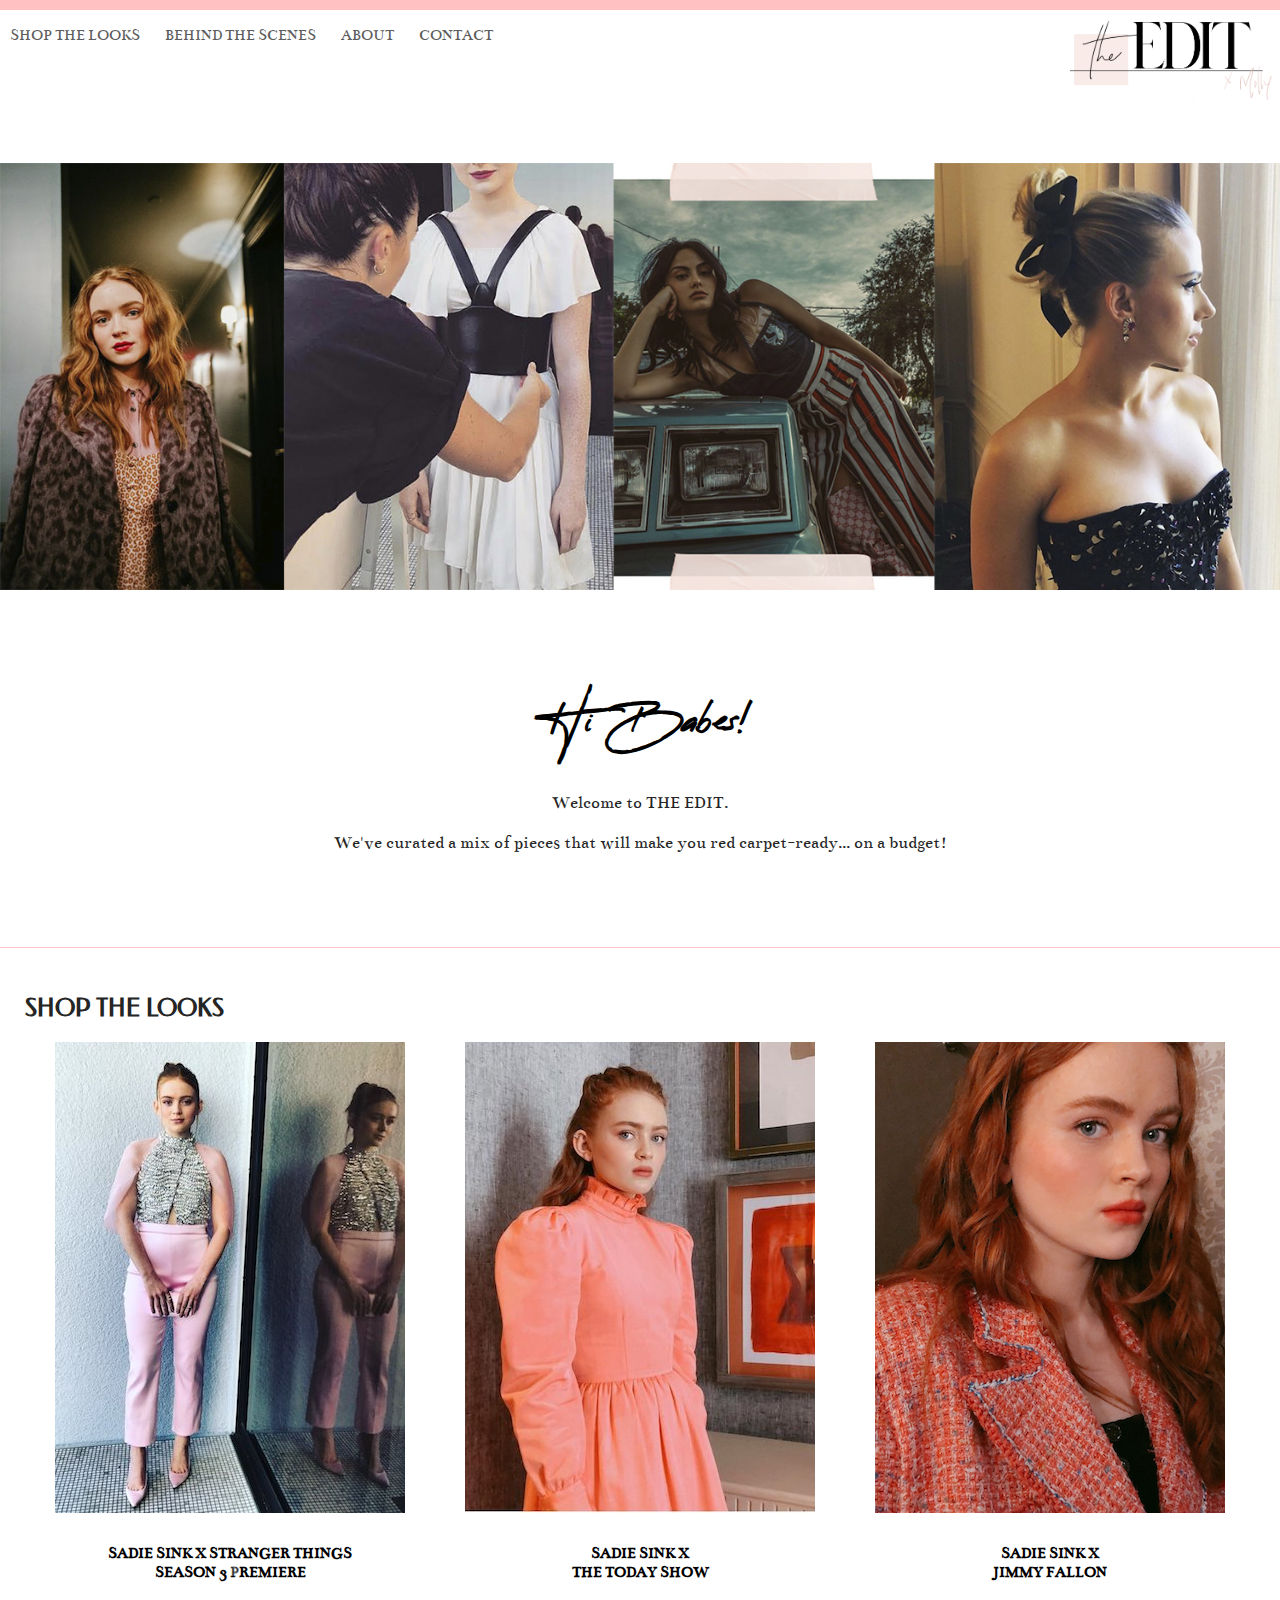
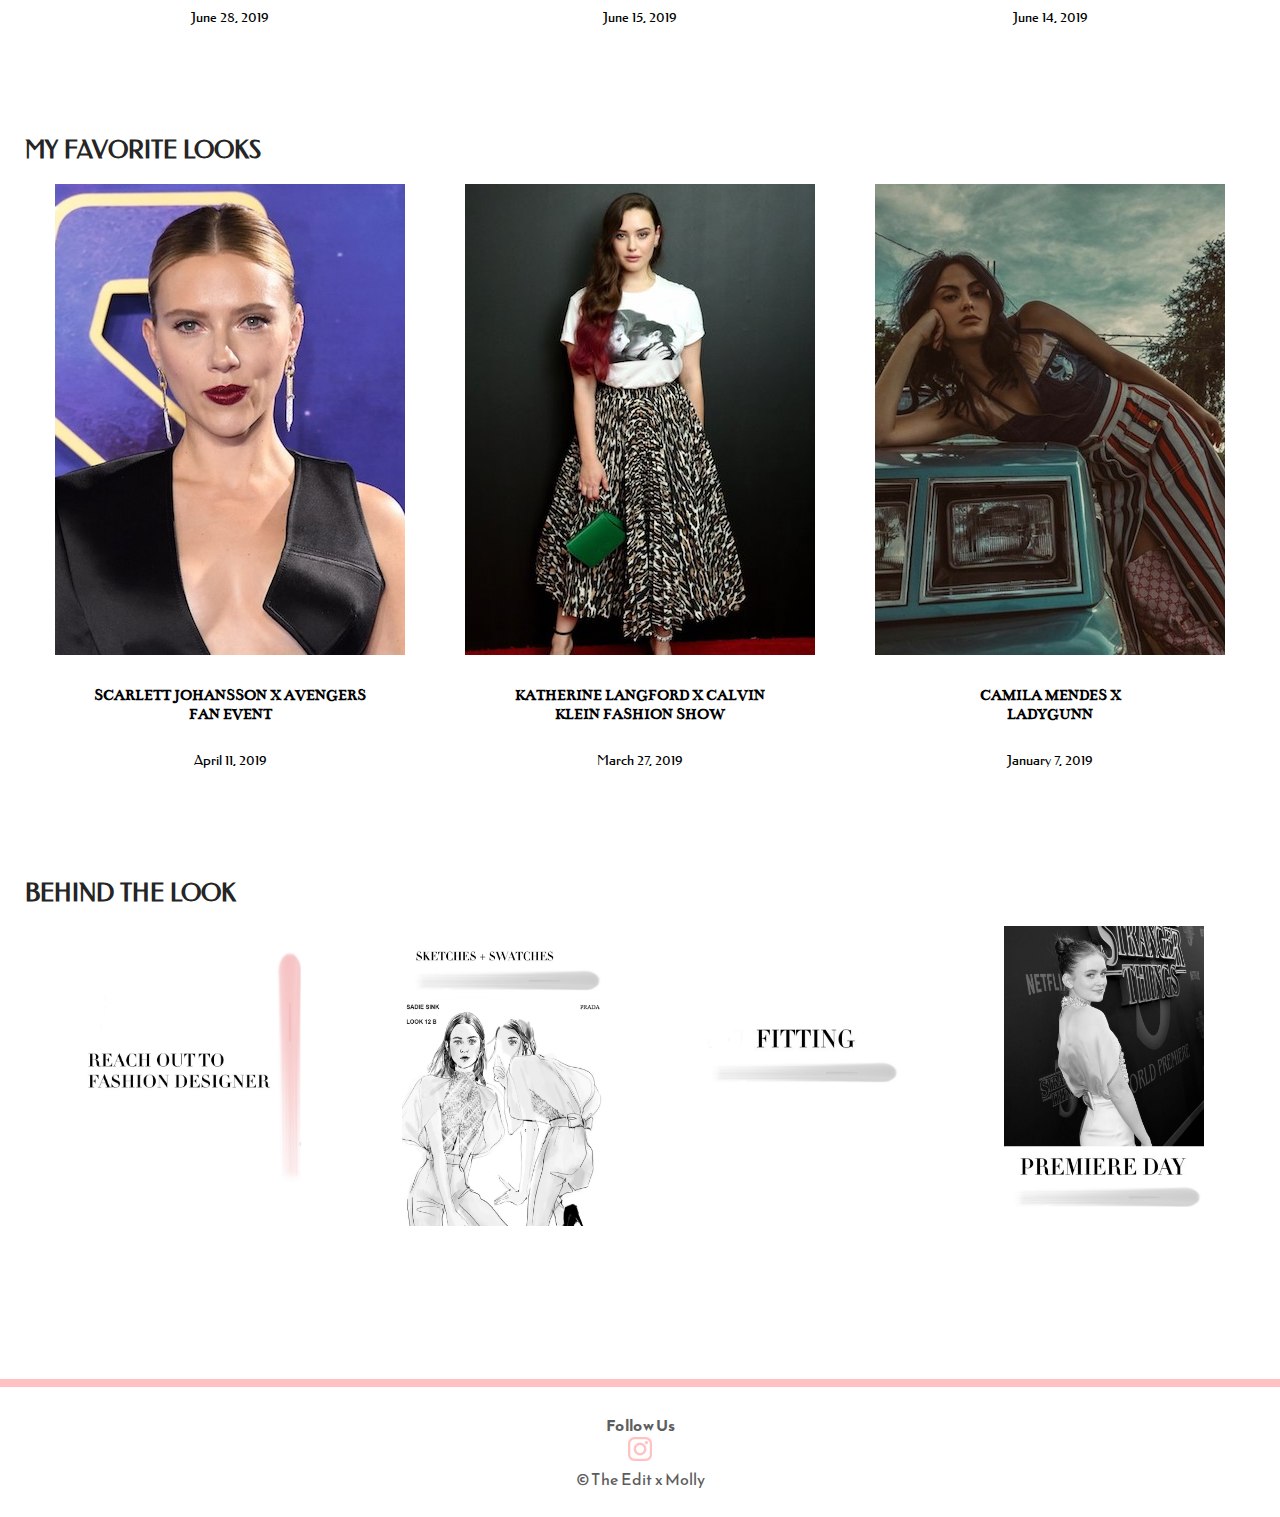
<file: index.html>
<!DOCTYPE html>
<html>
<head>
    <meta charset="UTF-8">
   <!-- <meta name="viewport" content="width=device-width, initial-scale-1.0"> -->
    <meta http-equiv="X-UA-Compatible" content="ie=edge">
    <title>The Edit │ By Molly</title>
    
    <link rel="stylesheet" type="text/css" href="css/main.css">
    <link href="https://fonts.googleapis.com/css2?family=Abril+Fatface&family=Be+Vietnam&family=Bentham&family=Cantarell&family=Cantata+One&family=Federo&family=Kodchasan&family=Quicksand&family=Reem+Kufi&display=swap" rel="stylesheet">

</head>
    <body>
        
  <div class="siteHeader">    
            <nav>
                <ul>
                    <li><a href="shopTheLook.html">Shop the Looks</a></li>
                    <li><a href="behindTheScenes.html">Behind the Scenes</a></li>
                    <li><a href="about.html">About</a></li>
                    <li><a href="contact.html">Contact</a></li>
                </ul>
            </nav>

            <div class="siteLogo">
                <a href="index.html"><img src="images/logo/logo.png" alt="The Edit logo" width="210px" height="99px"></a>

            </div>
    </div>
        
        <div class="mainImg">
            
            <div class="imageRibbon">
                <img src="images/homePage/ribbon.jpg" width="100%" height="75%">
                <!--
                <img src="images/homePage/sadieKateSpade.jpeg" alt="Sadie Sink">
                <img src="images/homePage/styling.jpg" alt="styling session">
                <img src="images/homePage/camilaMendesLadyGunn.jpg" alt="Camila Mendes">
                <img src ="images/homePage/scarJoWindow.jpeg" alt="Scarlett Johansson">
                -->

                
            </div>
            
        </div>
       
        
        <div class="welcome">
            <h1>Hi Babes!</h1>
            <p>Welcome to THE EDIT.</p>
            <p>We've curated a mix of pieces that will make you red carpet-ready... on a budget!</p>
           <!-- <img src="images/homePage/signature.png" alt="signature" width="20%" height="20%"> -->
        </div> 
        
        
        
         <div class="latestLooks">
            <h2><a href="shopTheLook.html">SHOP THE LOOKS</a></h2>
             
            <div class="latestLooksImages">
                
                <div class="latestLookOne">
                    <img src="images/sadiePosingRESIZED.jpg" alt="sadieStrangerThings">
                    <h5>Sadie Sink x Stranger Things <br>Season 3 Premiere</h5>
                    <p>June 28, 2019</p>
                </div>
                
                <div class="latestLookTwo">
                    <img src="images/sadieTodayShowRESIZED.jpg" alt="Sadie at the Today Show">
                     <h5>Sadie Sink x <br> The Today Show</h5>
                    <p>June 15, 2019</p> 
                </div>
                
                <div class="latestLookThree">
                    <img src="images/sadieJimmyFallonCropRESIZED.jpg" alt="Sadie at Jimmy Fallon">
                    <h5>Sadie Sink x <br> Jimmy Fallon</h5>
                    <p>June 14, 2019</p>
                </div>
                
             </div>
        </div>
            
            
                
        <div class="faveLooks">
            <h2><a href="shopTheLook.html">MY FAVORITE LOOKS</a></h2>
             <div class="faveLooksImages">
                 
                <div class="faveLookOne">
                    <img src="images/scarJoFanEventRESIZED.jpg" alt="Scarlett Johansson Avengers Event">
                    <h5>Scarlett Johansson x Avengers <br>Fan Event</h5>
                    <p>April 11, 2019</p>
                </div>
                
                <div class="faveLookTwo">
                    <img src="images/katLangfordCKRESIZED.jpg" alt="Katherine Langford x Calvin Klein">
                     <h5>Katherine Langford x Calvin <br> Klein Fashion Show</h5>
                    <p>March 27, 2019</p> 
                </div>
                
                <div class="faveLookThree">
                    <img src="images/camilaMendesLadygunn.jpg" alt="Camila Mendes in LadyGunn magazine">
                    <h5>Camila Mendes x <br> LadyGunn</h5>
                    <p>January 7, 2019</p>
                </div>
            
            </div>
            
            
            
        </div>
        
              <div class="processOfLookHome">
            <h2><a href="behindTheLook.html">BEHIND THE LOOK</a></h2>
            <div class="timelinePhotosHome" width="100%">
                <img class="timelineReach" src="images/behindTheLook/steps/stepOneA.jpg" alt="stepOne" width="225px" height="300px"> <!--width="225px" height="300px"-->
                <img class="timelineSketch" src="images/behindTheLook/steps/stepTwoC.jpg" alt="Prada sketch" width="200px" height="300px"> <!-- width="200px" height="300px"-->
                 <img class="timelineFitting" src="images/behindTheLook/steps/stepThreeB.jpg"width="200px" height="300px" > <!-- width="200px" height="300px"-->
                <img class="timelineCarpet" src="images/behindTheLook/steps/stepFiveB.jpg" alt="Sadie Red Carpet" width="200px" height="300px"> <!-- width="200px" height="300px"-->
            </div>
        </div>
    
  
        <!-- <div class="processOfLook">
            <h2><a href="behindTheLook.html" target="_blank">BEHIND THE LOOK</a></h2>
            <div class="timelinePhotos" style="width:100%;">
                <img class="timelineReach" src="images/behindTheLook/steps/stepOneA.jpg" alt="stepOne" width="225px" height="300px">
                <img class="timelineSketch" src="images/behindTheLook/steps/stepTwoC.jpg" alt="Prada sketch" width="200px" height="300px">
                 <img class="timelineFitting" src="images/behindTheLook/steps/stepThreeB.jpg" width="200px" height="300px">
                <img class="timelineCarpet" src="images/behindTheLook/steps/stepFiveB.jpg" alt="Sadie Red Carpet" width="200px" height="300px">
               
            </div>
        </div>
    -->
            <!--
            
            <div class="processLookTimeline">
                <ul class="progressbar">
                <li class="active">Step 1</li>
                <li>Step 2</li>
                <li>Step 3</li>  
                <li>Step 4</li>
                </ul>
            </div>
            
            </div> -->
        
        
            <!-- TRY ONE: TIMELINE
    
            <div class="processLookTimeline"></div>
                <ul class="progressbar">
                    <li class="active"><img src="images/xMolly/reachOut.jpg" alt="Prada email" width="200px" height="145px"></li>
                    <li><img src="images/xMolly/pradaSketch.png" alt="Prada sketch" width="161px" height="225px"></li>
                    <li><img src="images/xMolly/sadieHMU.png" alt="Sadie HMU" width="150px" height="145px"></li>
                    <li><img src="images/xMolly/sadieBTSRedCarpet.jpeg" alt="Sadie red carpet" width="150px" height="220px"></li>
                </ul>
        </div>

            END OF TRY ONE -->
        
        
        <div class="footer">
            <div class="footersocial">
                <h4>Follow Us</h4>

                <div class="footersocialicons">
                <ul>
                    <li class="instagram">
                        <a href="https://www.instagram.com/mollyddickson" target=_blank><img src=images/logos/glyph-logo_May2016-310x310.png width=24px height=24px></a>
                    </li>


                </ul>
                </div>
                    <p>&#169; The Edit x Molly </p>
            </div>
        </div>
        
        
    
    </body>
</html>
</file>
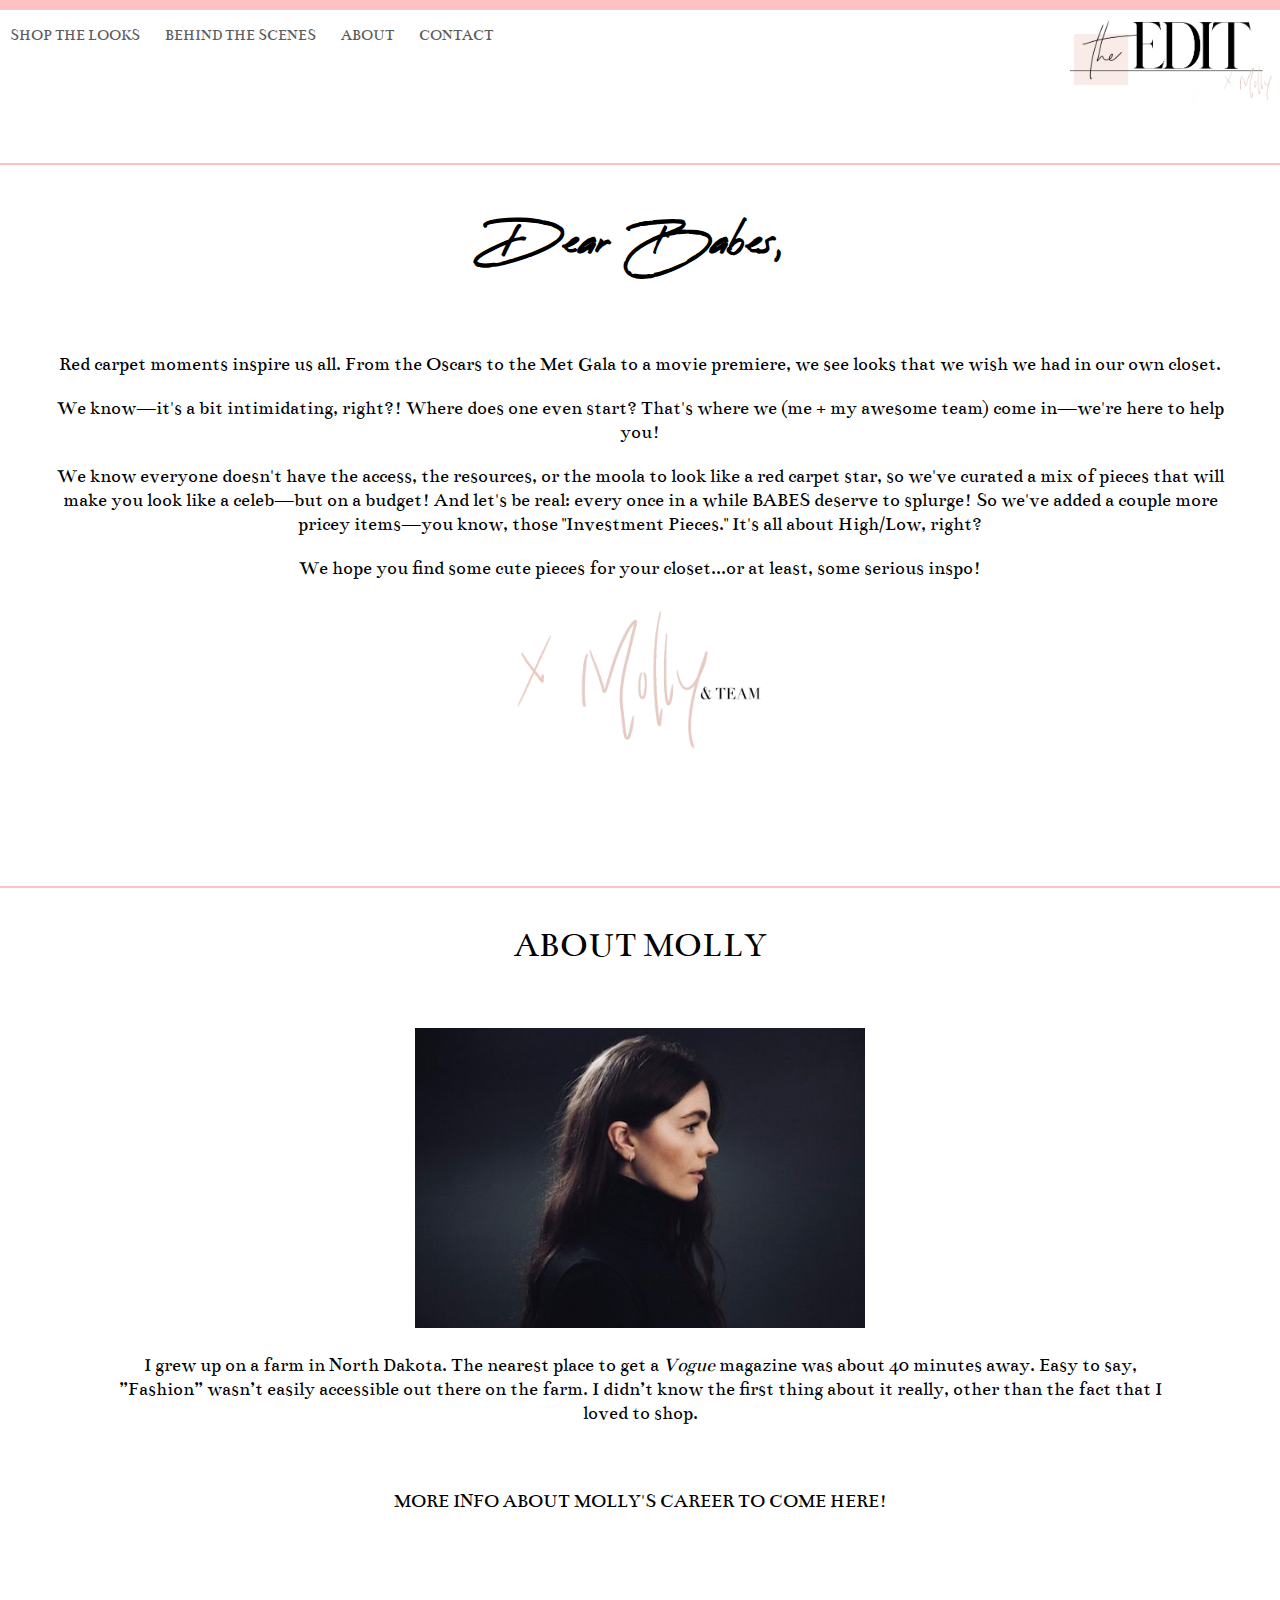
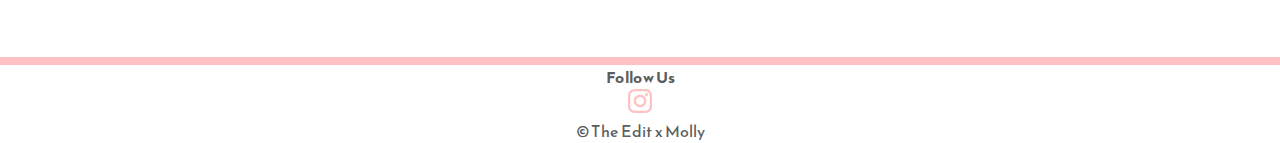
<file: about.html>
<!DOCTYPE html>
<html>
<head>
    <meta charset="UTF-8">
    <meta name="viewport" content="width=device-width, initial-scale-1.0">
    <meta http-equiv="X-UA-Compatible" content="ie=edge">
    <title>About</title>
    <link rel="stylesheet" type="text/css" href="css/main.css">
    <link href="https://fonts.googleapis.com/css2?family=Abril+Fatface&family=Be+Vietnam&family=Bentham&family=Cantarell&family=Cantata+One&family=Federo&family=Kodchasan&family=Quicksand&family=Reem+Kufi&display=swap" rel="stylesheet">

</head>
    <body>
        
        
  <div class="siteHeader">    
            <nav>
                <ul>
                    <li><a href="shopTheLook.html">Shop the Looks</a></li>
                    <li><a href="behindTheScenes.html">Behind the Scenes</a></li>
                    <li><a href="about.html">About</a></li>
                    <li><a href="contact.html">Contact</a></li>
                </ul>
            </nav>

            <div class="siteLogo">
                <a href="index.html"><img src="images/logo/logo.png" alt="The Edit logo" width="210px" height="99px"></a>

            </div>
   </div>
        
       
        <div class="aboutSite">  
            <h2 class="aboutSiteDear">Dear Babes,</h2>
            <p>Red carpet moments inspire us all. From the Oscars to the Met Gala to a movie premiere, we see looks that we wish we had in our own closet.</p>
        
            <p>We know&mdash;it's a bit intimidating, right?! Where does one even start? That's where we (me + my awesome team) come in&mdash;we're here to help you!</p>
            
            <p>We know everyone doesn't have the access, the resources, or the moola to look like a red carpet star, so we've curated a mix of pieces that will make you look like a celeb&mdash;but on a budget! And let's be real: every once in a while BABES deserve to splurge! So we've added a couple more pricey items&mdash;you know, those "Investment Pieces." It's all about High/Low, right?</p>
            
            <p>We hope you find some cute pieces for your closet...or at least, some serious inspo!</p>
            
        <img src="images/about/signature.png" alt="signature" width="312px" height = "182px"> <!--width="40%" height="40%"-->
        </div>
        
        
        
      
        
        <div class="bio">
            
            <p class="bioTitle">About Molly</p>
       
                 <div class="bioContent">
                  
                    <div class="bioPhoto">
                        <img src="images/about/mollyHeadshotCopy.jpeg" alt="Molly Dickson headshot" width="450px" height="300px">
                    </div>
            
                    <div class="bioText">
                        <p>I grew up on a farm in North Dakota. The nearest place to get a <em>Vogue</em> magazine was about 40 minutes away. Easy to say, ”Fashion” wasn’t easily accessible out there on the farm.  I didn’t know the first thing about it really, other than the fact that I loved to shop.</p>
                        <br>
                        <p>MORE INFO ABOUT MOLLY'S CAREER TO COME HERE!</p>
                        <br>
                    </div>
              
                </div>

            </div>
  
        
        <div class="bioClearFloat"></div>
        
        
        <div class="aboutFooter">
            <div class="footersocial">
                <h4>Follow Us</h4>
                <div class="footersocialicons">
                    <ul>
                    <li class="instagram">
                        <a href="https://www.instagram.com/mollyddickson" target=_blank><img src=images/logos/glyph-logo_May2016-310x310.png width=24px height=24px></a>
                    </li>
                </ul>
                </div>
                <p>&#169; The Edit x Molly </p>
            </div>        
        </div>
        
        
    
    </body>
</html>
</file>
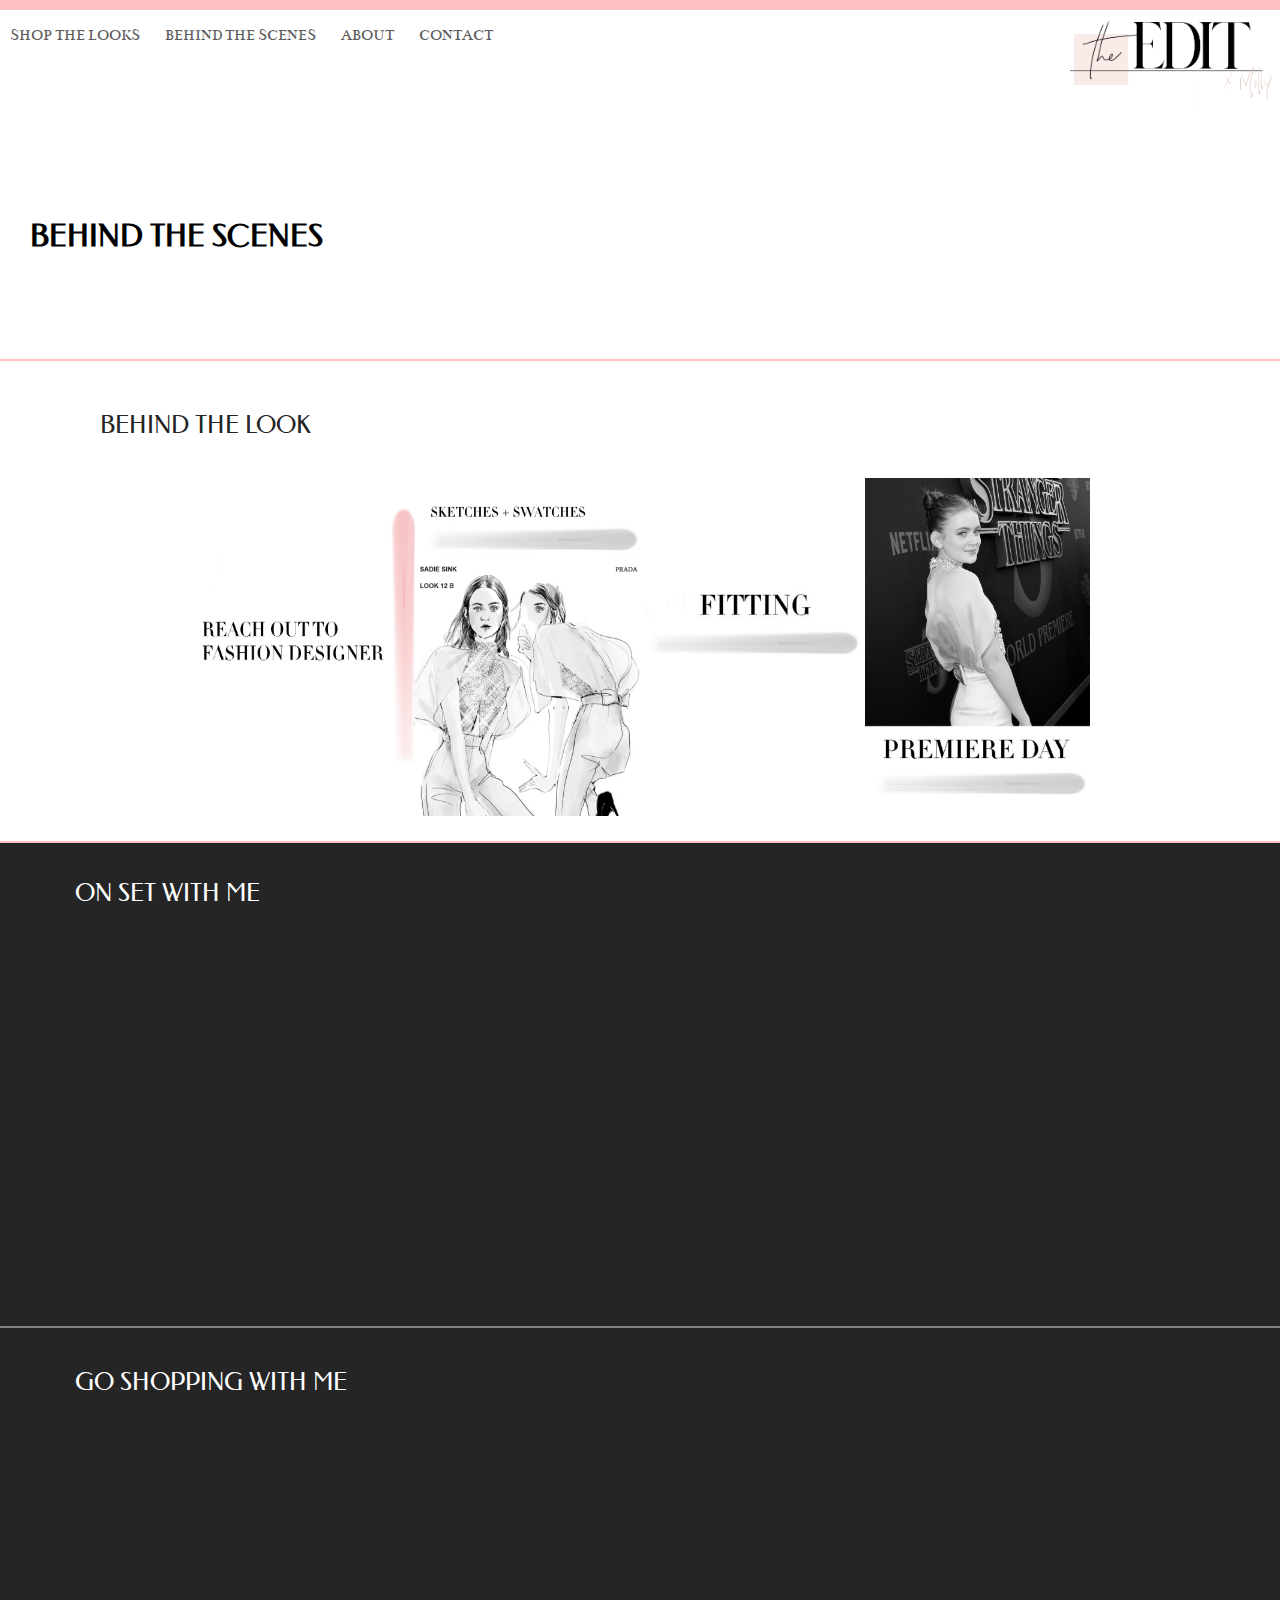
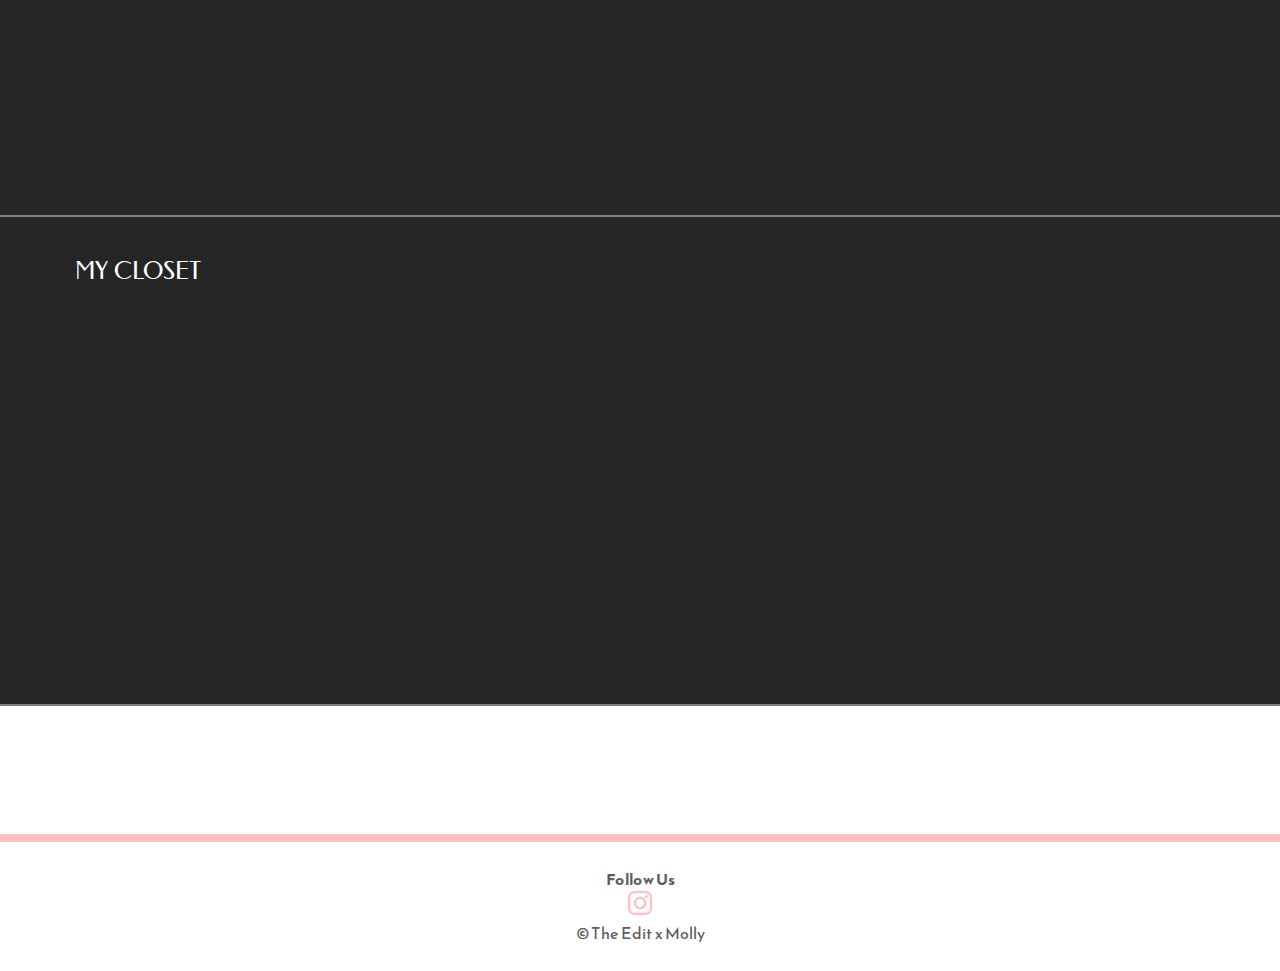
<file: behindTheScenes.html>
<!DOCTYPE html>
<html>
<head>
    <meta charset="UTF-8">
    <meta name="viewport" content="width=device-width, initial-scale-1.0">
    <meta http-equiv="X-UA-Compatible" content="ie=edge">
    <title>Behind The Scenes</title>    
    <link rel="stylesheet" type="text/css" href="css/main.css">
    <link href="https://fonts.googleapis.com/css2?family=Abril+Fatface&family=Be+Vietnam&family=Bentham&family=Cantarell&family=Cantata+One&family=Federo&family=Kodchasan&family=Quicksand&family=Reem+Kufi&display=swap" rel="stylesheet">
    
 
</head>
    <body>
        
  <div class="siteHeader">    
            <nav>
                <ul>
                    <li><a href="shopTheLook.html">Shop the Looks</a></li>
                    <li><a href="behindTheScenes.html">Behind the Scenes</a></li>
                    <li><a href="about.html">About</a></li>
                    <li><a href="contact.html">Contact</a></li>
                </ul>
            </nav>

            <div class="siteLogo">
                <a href="index.html"><img src="images/logo/logo.png" alt="The Edit logo" width="210px" height="99px"></a>

            </div>
   </div>
        
        
        
        <div class="btsPageTitle">
            <h2>Behind the Scenes</h2>
        </div>
    
        


        <div class="btsLandingPageContent">

                <div class="btsTimeline">
                    <a href="behindTheLook.html"><p class="btsTimelineP">Behind the Look</p></a>
                    
                     <div class="processOfLook">
                         <a href="behindTheLook.html">
                           <div class="timelinePhotosBTS">
                            <img class="timelineReach" src="images/behindTheLook/steps/stepOneA.jpg" alt="stepOne" width="225px" height="338p"> <!--width="252px" height="375px"-->
                            <img class="timelineSketch" src="images/behindTheLook/steps/stepTwoC.jpg" alt="Prada sketch" width="225px" height="338p"> 
                            <img class="timelineFitting" src="images/behindTheLook/steps/stepThreeB.jpg" width="225px" height="338p">
                            <img class="timelineCarpet" src="images/behindTheLook/steps/stepFiveB.jpg" alt="Sadie Red Carpet" width="225px" height="338p">
                           </div>   
                         </a>
                    </div>
    
                </div>
                
          <div class="btsVideos"> 
                <div class="onSetWithMolly">
                    <p>On Set With Me</p>
                    
                    <div class="onSetWithMollyVideo">
                        <iframe width="560" height="315" src="https://www.youtube.com/embed/5VQf34aSJpM" frameborder="0" allow="accelerometer; autoplay; encrypted-media; gyroscope; picture-in-picture" allowfullscreen></iframe>
                    </div>
                </div>


                <div class="shopWithMolly">
                    <p>Go Shopping With Me</p>
                    
                    <div class="shopWithMollyVideo">
                        <iframe width="560" height="315" src="https://www.youtube.com/embed/PZYip6HTQ8E" frameborder="0" allow="accelerometer; autoplay; encrypted-media; gyroscope; picture-in-picture" allowfullscreen></iframe>
                    </div>
                </div>
            
            
                <div class="mollysCloset">
                    <p>My Closet</p>
                    
                    <div class="mollysClosetVideo">
                        <iframe width="560" height="315" src="https://www.youtube.com/embed/FGI7iaAIN3U?start=154" frameborder="0" allow="accelerometer; autoplay; encrypted-media; gyroscope; picture-in-picture" allowfullscreen></iframe>
                    </div>
               </div>

            </div>

        </div>
        
        
        
        <div class="footer">
            <div class="footersocial">
                <h4>Follow Us</h4>
                <div class="footersocialicons">
                    <ul>
                    <li class="instagram">
                        <a href="https://www.instagram.com/mollyddickson" target=_blank><img src=images/logos/glyph-logo_May2016-310x310.png width=24px height=24px></a>
                    </li>
                </ul>
                </div>
                <p>&#169; The Edit x Molly </p>
            </div>        
        </div>

    </body>
</html>
</file>
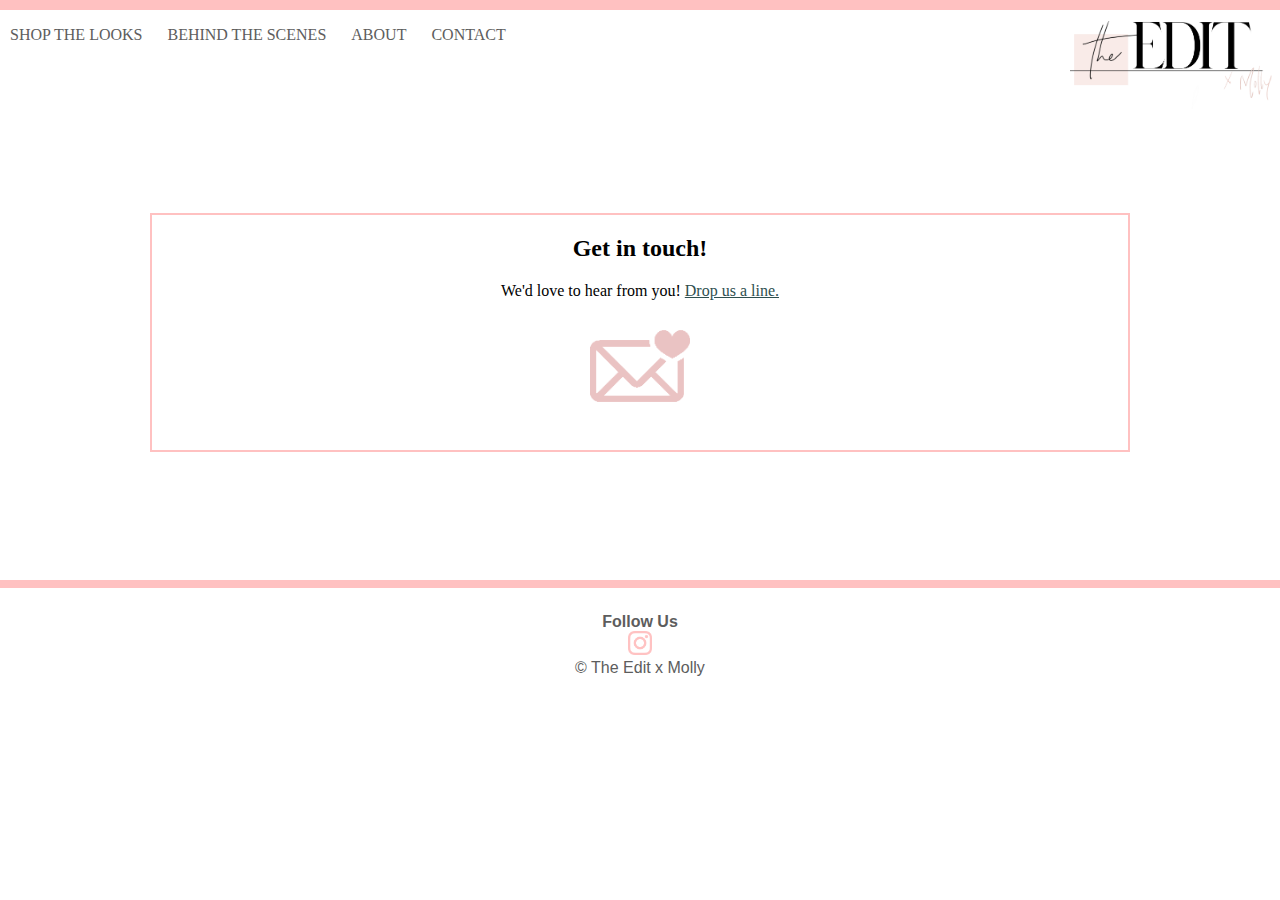
<file: contact.html>
<!DOCTYPE html>
<html>
<head>
    <meta charset="UTF-8">
    <meta name="viewport" content="width=device-width, initial-scale-1.0">
    <meta http-equiv="X-UA-Compatible" content="ie=edge">
    <title>Contact</title>
  <link rel="stylesheet" type="text/css" href="css/main.css"
    href="https://fonts.googleapis.com/css?family=Abril+Fatface|Be+Vietnam|Bentham|Cantarell|Cantata+One|Kodchasan|Quicksand|Reem+Kufi&display=swap" rel="stylesheet">
</head>
    <body>
        
    <div class="siteHeader">    
            <nav>
                <ul>
                    <li><a href="shopTheLook.html">Shop the Looks</a></li>
                    <li><a href="behindTheScenes.html">Behind the Scenes</a></li>
                    <li><a href="about.html">About</a></li>
                    <li><a href="contact.html">Contact</a></li>
                </ul>
            </nav>

            <div class="siteLogo">
                <a href="index.html"><img src="images/logo/logo.png" alt="The Edit logo" width="210px" height="99px"></a>

            </div>
        </div>
       
        
 
<div class="contactEmail">
    
    <h2>Get in touch!</h2>
    
    
    <p>We'd love to hear from you! <a href="mailto:rachel@rachelmosely.com">Drop us a line.</a></p>                
    <div class="emailIcon">
    <a href="mailto:rachel@rachelmosely.com"><img src="images/mailHeartPinkNoBRDark.png" alt="email icon" width="100px" height="100px"></a>
    </div>
    
</div>
        
	    
	    <!--
            <div class="emailform">
                <h2>Get in Touch!</h2>
                <p>Contact form to come here!</p>
                
                <div class="cont-contactBtn">
					<div class="cont-flip">
						<div class="front">
							<a href="#" class="btn btn-white flip">Send Message</a>
						</div>
						<div class="back">
							<a href="#" class="flip close"></a>
							<form class="contact-form" action="">
								<input class="gutter" type="text" placeholder="Name">
								<input type="text" placeholder="Company">
								<input class="gutter" type="text" placeholder="Telephone">
								<input type="text" placeholder="Email">
								<textarea name="" id="" placeholder="Leave a message"></textarea>
								<input type="submit" value="Send">
							</form>
						</div>
					</div>
        </div>
                <!--
                <form class="contactForm">
                    <div class="contactName">
                    <div class="contactFirstName">
                        <p>First Name</p>
                        <input class="firstName" type="text" placeholder="First Name">
                    </div>
                        
                    <div class="contactLastName">
                        <p>Last Name</p>
                        <input class="lastName" type="text" placeholder="Last Name">
                    </div>
                </div>  
                
                    <br>
                    <p>Email</p>
                    <input class="email" type="text" placeholder="Email">
                 
                    <br>   
                    <p>Subject</p>
                    <input class="subject" type="text" placeholder="Subject"> 
                 
                    <br>
                    <p>Message</p>
                    <input class="message" type="text" placeholder="Your Message">
                    
                    
                    <br>
                    <label id="submit"><a href="index.html">Submit</a></label>
                </form>
            </div> -->
        
	    
	    
	    
        <div class="footer">
                <div class="footersocial">
                    <h4>Follow Us</h4>
                    <div class="footersocialicons">
                        <ul>
                            <li class="instagram">
                            <a href="https://www.instagram.com/mollyddickson" target=_blank><img src=images/logos/glyph-logo_May2016-310x310.png width=24px height=24px></a>
                            </li>
                        </ul>
                    </div>
                <p>&#169; The Edit x Molly </p>
            </div>        
        </div>
        
        
    
    </body>
</html>
</file>
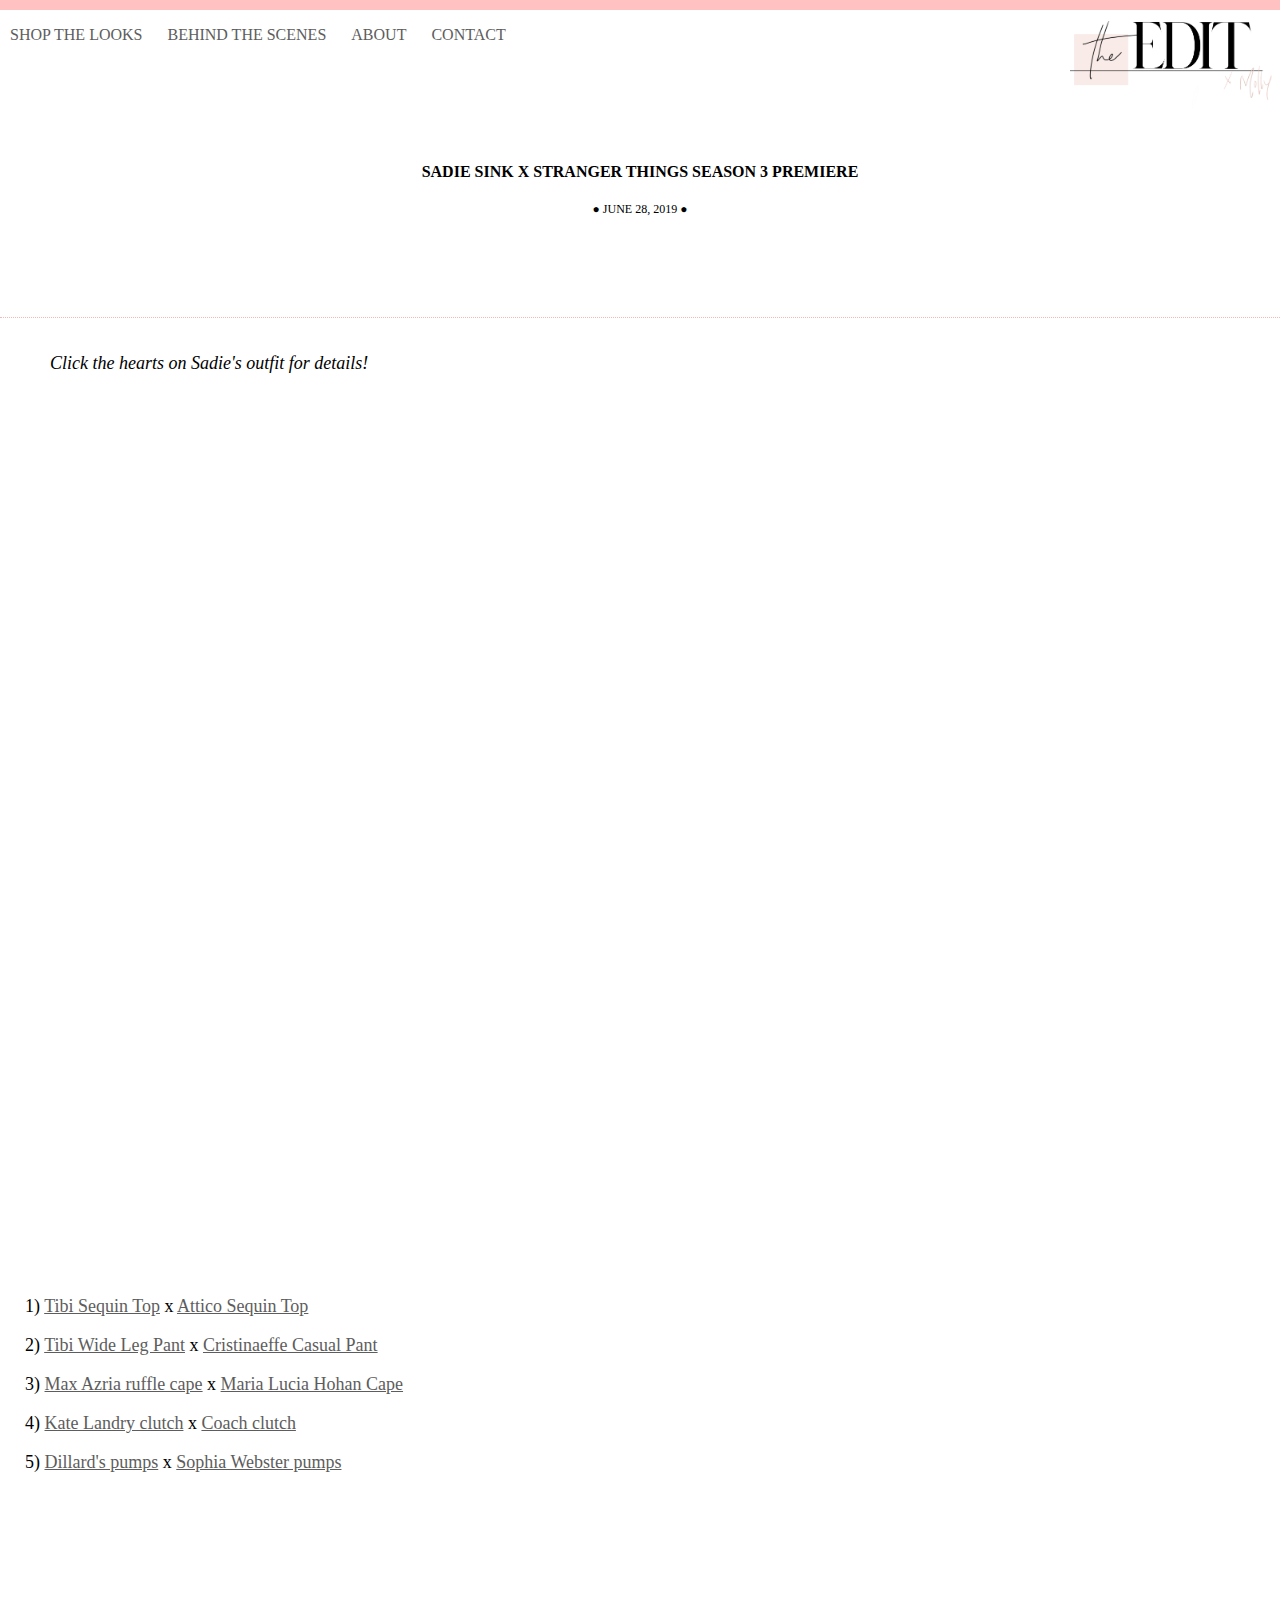
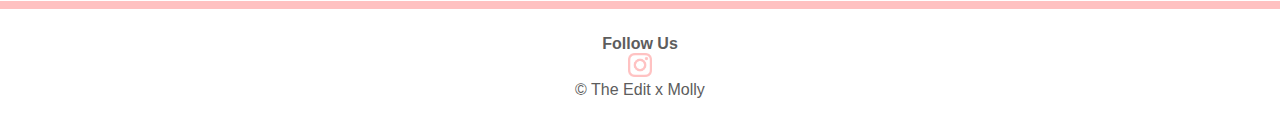
<file: sadieSTPremiere.html>
<!DOCTYPE html>
<html>
<head>
    <meta charset="UTF-8">
    <meta name="viewport" content="width=device-width, initial-scale-1.0">
    <meta http-equiv="X-UA-Compatible" content="ie=edge">
    <title>Sadie Sink x Stranger Things Season 3 Premiere</title>
     <link rel="stylesheet" type="text/css" href="css/main.css"
    href="https://fonts.googleapis.com/css?family=Abril+Fatface|Be+Vietnam|Bentham|Cantarell|Cantata+One|Federo|Kodchasan|Quicksand|Reem+Kufi&display=swap" rel="stylesheet">

</head>
    <body>
        
    <div class="siteHeader">    
            <nav>
                <ul>
                    <li><a href="shopTheLook.html" target="_blank">Shop the Looks</a></li>
                    <li><a href="behindTheScenes.html" target="_blank">Behind the Scenes</a></li>
                    <li><a href="about.html" target="_blank">About</a></li>
                    <li><a href="contact.html" target="_blank">Contact</a></li>
                </ul>
            </nav>

            <div class="siteLogo">
                <a href="index.html" target="_blank"><img src="images/logo/logo.png" alt="The Edit logo" width="210px" height="99px"></a>

            </div>
        </div>
        

        <div class="shopPageTitle">
            <h4>Sadie Sink x Stranger Things Season 3 Premiere</h4>
            <p>● June 28, 2019 ●</p>
        </div>
        
        <!-- <div class="sadieStylingSeries">
            <img>
            <img>
            <img>
        
        </div> -->
        
          <div class="sadieInteractiveATitle">
            <p>Click the hearts on Sadie's outfit for details!</p>
        </div>
        
        
        <div class="sadieInteractiveA">
            
            <!-- ORIGINAL FRAME <iframe width="750" height="997" data-original-width="750" data-original-height="997" src="https://www.thinglink.com/card/1237906438341263365" type="text/html" frameborder="0" webkitallowfullscreen mozallowfullscreen allowfullscreen scrolling="no"></iframe><script async src="//cdn.thinglink.me/jse/responsive.js"></script>
            <script async src="//cdn.thinglink.me/jse/responsive.js"></script> -->
            
            
            <div class="sadieThingLink">
            <iframe width="665" height="750" data-original-width="1500" data-original-height="1994" src="https://www.thinglink.com/card/1239081849255362561" type="text/html" frameborder="0" webkitallowfullscreen mozallowfullscreen allowfullscreen scrolling="no"></iframe><script async src="//cdn.thinglink.me/jse/responsive.js"></script>
            </div>
            
        </div>
        
        
        
        <div id="shoppingLinks">
            <p>1) <a href="#" target="_blank">Tibi Sequin Top</a> x <a href="#" target="_blank">Attico Sequin Top</a></p>
            
            <p>2) <a href="#" target="_blank">Tibi Wide Leg Pant</a> x <a href="#" target="_blank">Cristinaeffe Casual Pant</a></p>
            
            <p>3) <a href="#" target="_blank">Max Azria ruffle cape</a> x <a href="#" target="_blank">Maria Lucia Hohan Cape</a></p>
            
            <p>4) <a href="#" target="_blank">Kate Landry clutch</a> x <a href="#" target="_blank">Coach clutch</a></p>
            
            <p>5) <a href="#" target="_blank">Dillard's pumps</a> x <a href="#" target="_blank">Sophia Webster pumps</a></p>
                     
        </div>
        
        
        <div class="footer">
            <div class="footersocial">
                <h4>Follow Us</h4>
                <div class="footersocialicons">
                    <ul>
                    <li class="instagram">
                        <a href="https://www.instagram.com" target=_blank><img src=images/logos/glyph-logo_May2016-310x310.png width=24px height=24px></a>
                    </li>
                </ul>
                </div>
                <p>&#169; The Edit x Molly </p>
            </div>        
        </div>
        
    </body>
</html>
</file>
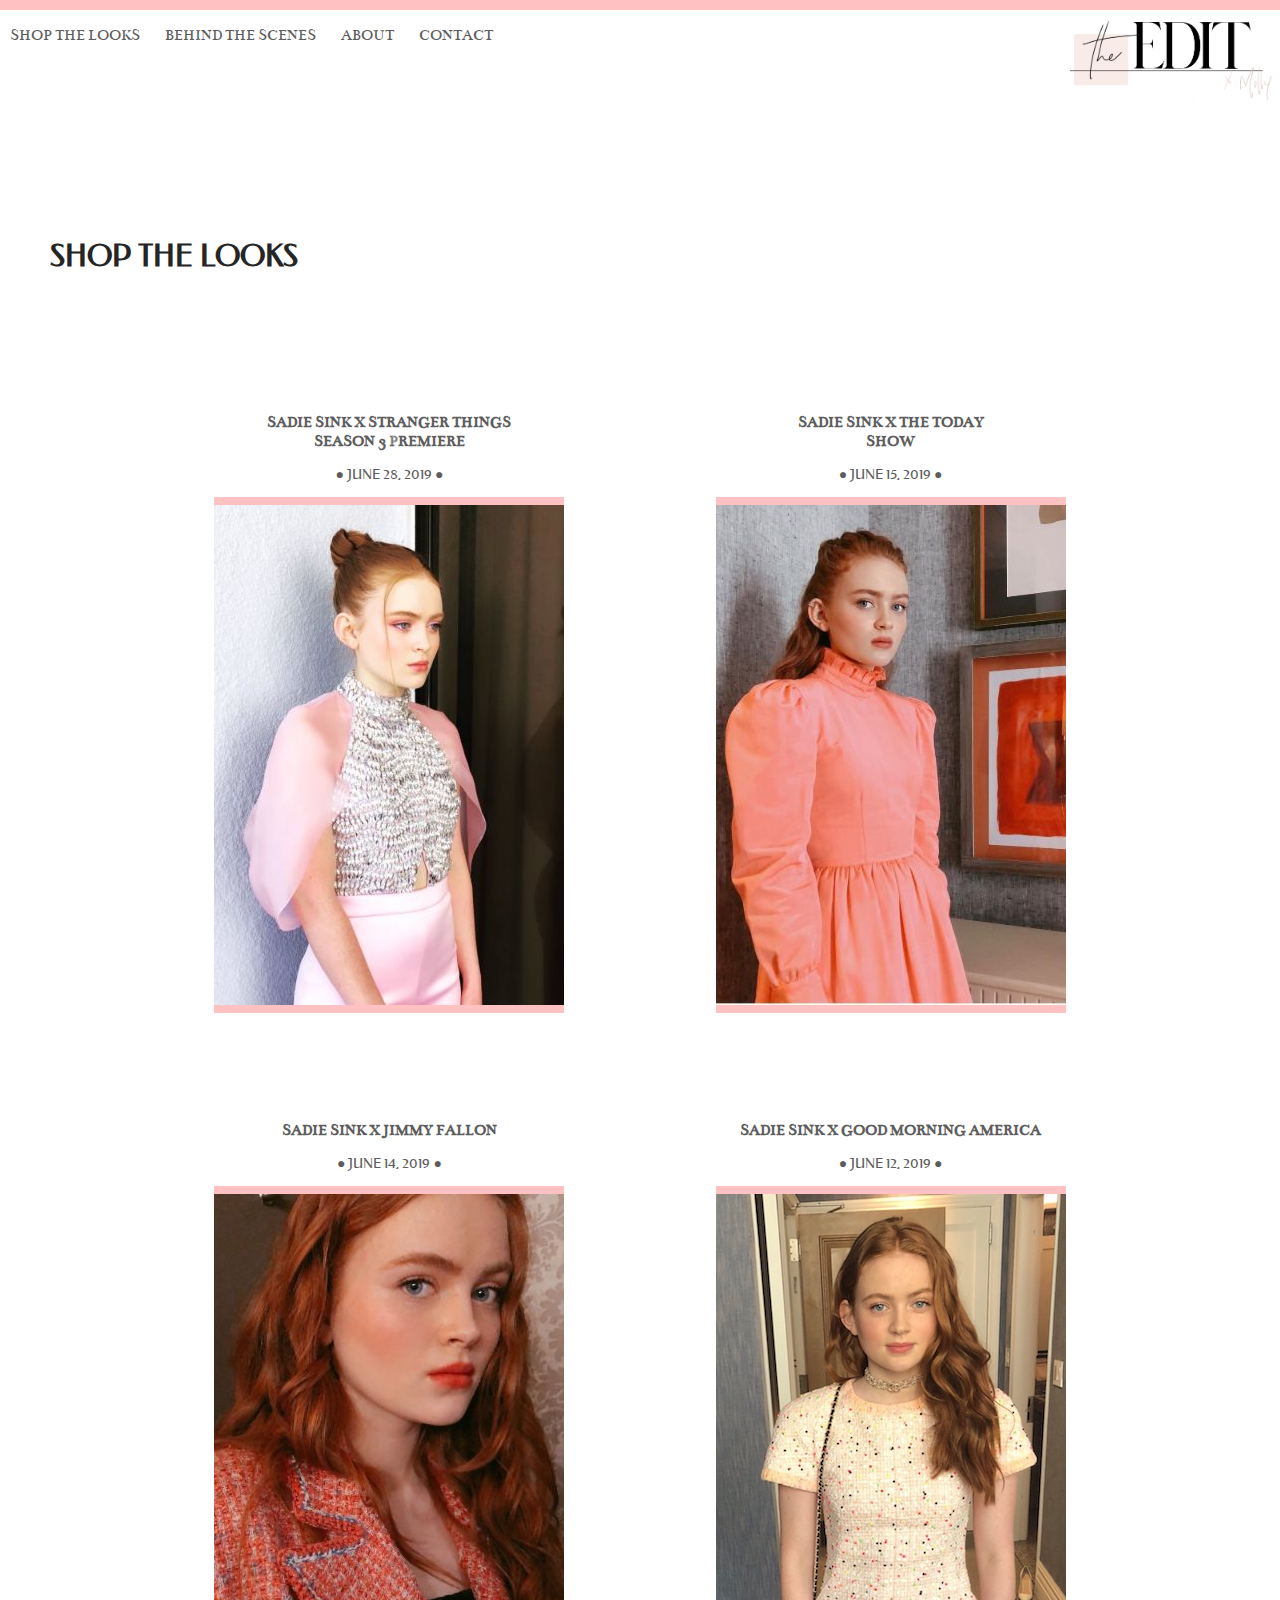
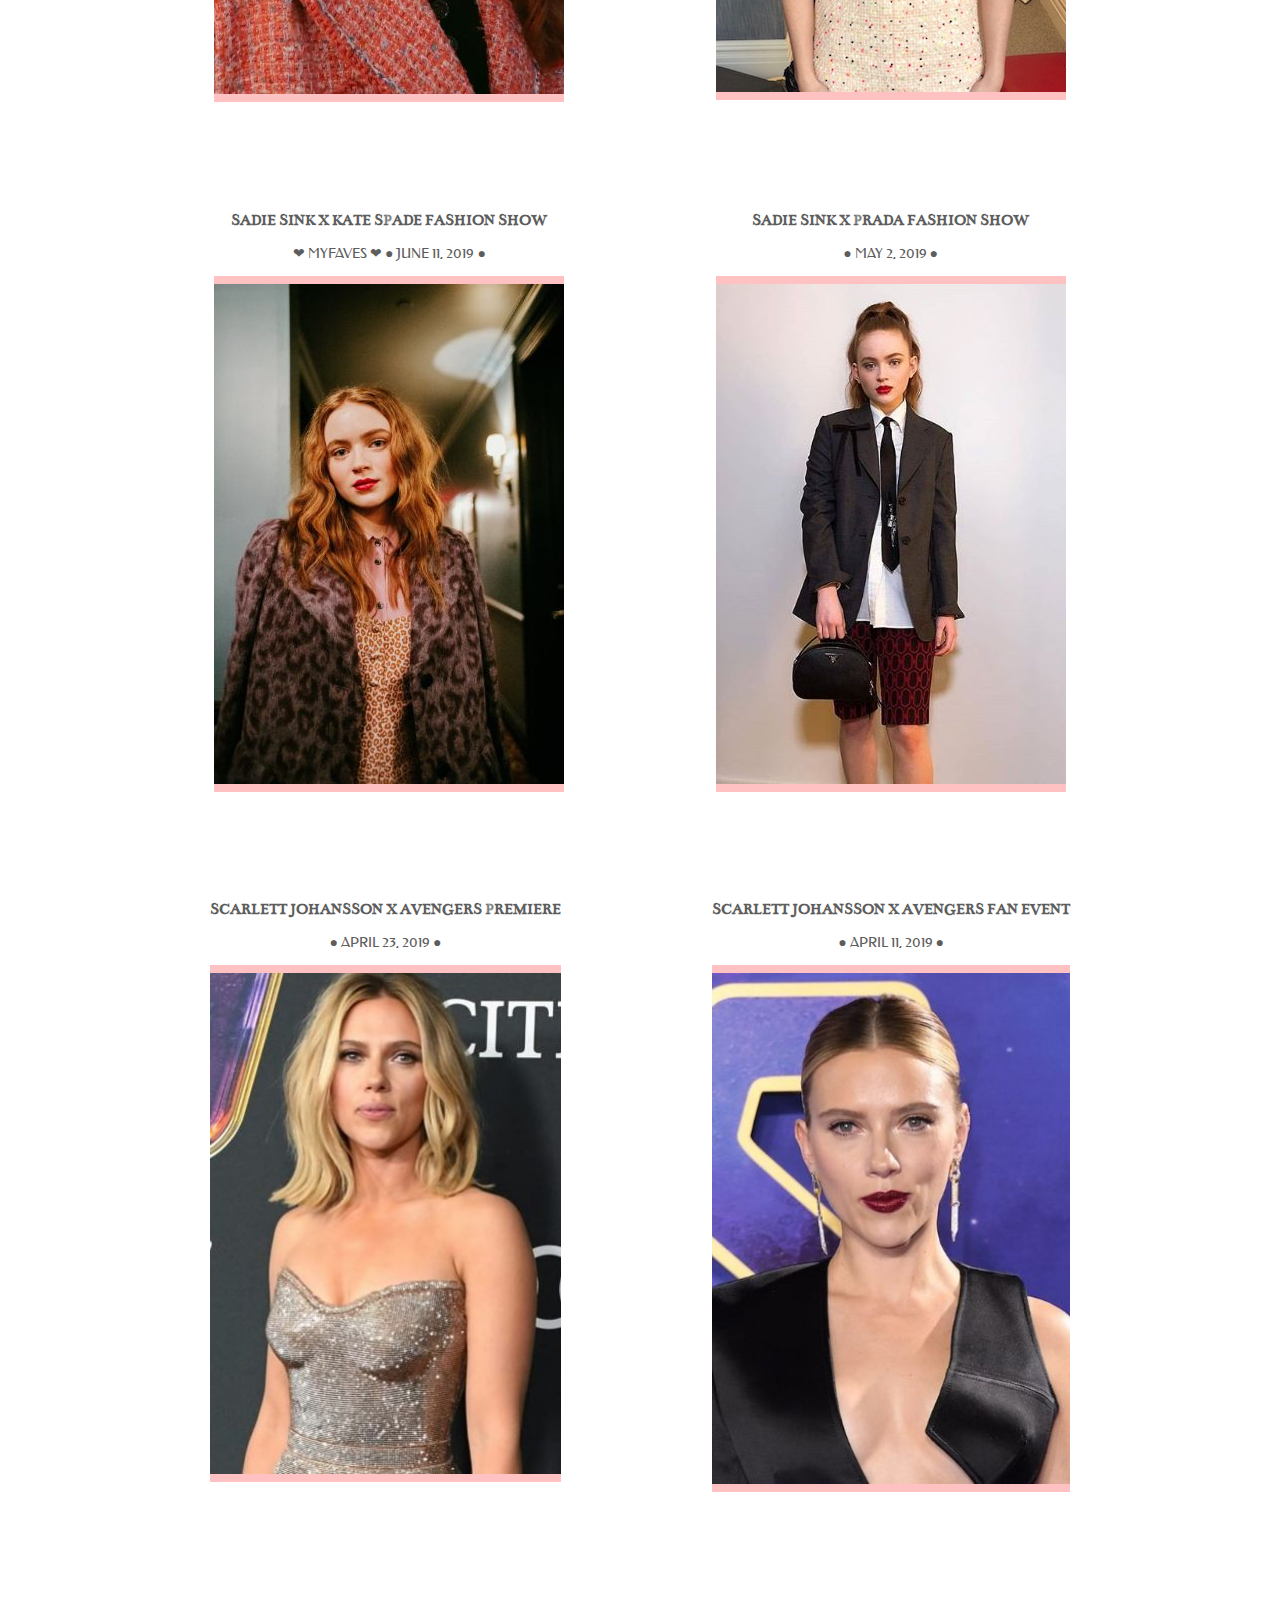
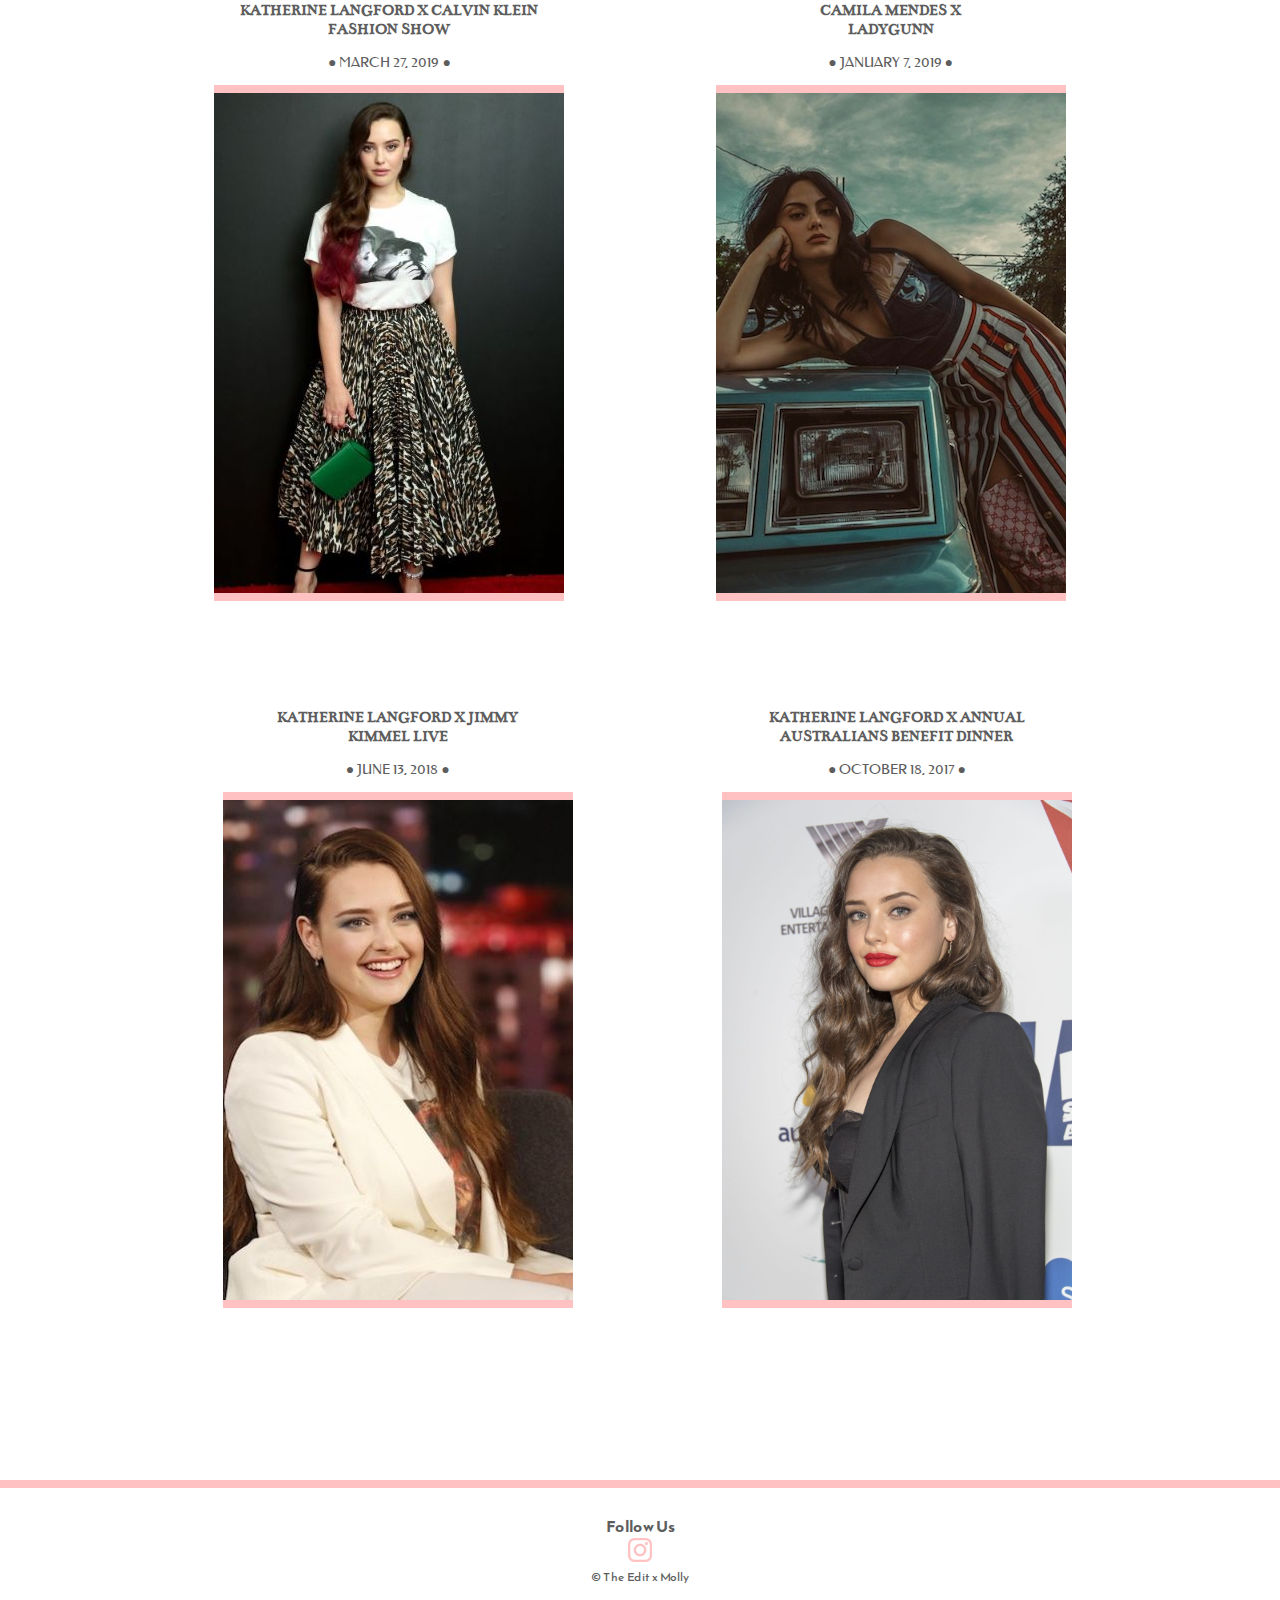
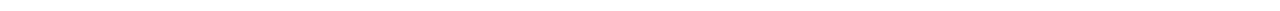
<file: shopTheLook.html>
<!DOCTYPE html>
<html>
<head>
    <meta charset="UTF-8">
    <meta name="viewport" content="width=device-width, initial-scale-1.0">
    <meta http-equiv="X-UA-Compatible" content="ie=edge">
    <title>Shop The Look</title>
      <link rel="stylesheet" type="text/css" href="css/main.css">
    <link href="https://fonts.googleapis.com/css2?family=Abril+Fatface&family=Be+Vietnam&family=Bentham&family=Cantarell&family=Cantata+One&family=Federo&family=Kodchasan&family=Quicksand&family=Reem+Kufi&display=swap" rel="stylesheet">

 </head>
    <body>
        
  <div class="siteHeader">    
            <nav>
                <ul>
                    <li><a href="shopTheLook.html">Shop the Looks</a></li>
                    <li><a href="behindTheScenes.html">Behind the Scenes</a></li>
                    <li><a href="about.html">About</a></li>
                    <li><a href="contact.html">Contact</a></li>
                </ul>
            </nav>

            <div class="siteLogo">
                <a href="index.html"><img src="images/logo/logo.png" alt="The Edit logo" width="210px" height="99px"></a>

            </div>
 </div>
        
        
          <div class="sTLPageTitle">
            <h2>Shop the Looks</h2>
        </div>
        
        
        <div class="stlContents">
            <div class="shopAB">
                <div class="sadieLookA">
                    <a href=sadieSTPremiere.html target="_blank"><h2>Sadie Sink x Stranger Things <br> Season 3 Premiere</h2></a>
                    <a href=sadieSTPremiere.html target="_blank"><p>● June 28, 2019 ●</p></a>
                    <a href=sadieSTPremiere.html target="_blank"><img src="images/sTL/sadieStrangerThingsPremiere2.jpeg" alt="Sadie at Stranger Things Premiere" width="100%"></a>
                </div>

                <div class="sadieLookB">
                    <h2>Sadie Sink x The Today <br> Show</h2>
                    <p>● June 15, 2019 ●</p>
                    <img src="images/sTL/sadieTodayShow.jpg" alt="Sadie at Today Show" width="100%">
                </div>
            </div>  

            <div class="shopCD">
                <div class="sadieLookC">
                    <h2>Sadie Sink x Jimmy Fallon</h2>
                    <p>● June 14, 2019 ●</p>
                    <img src="images/sTL/sadieJimmyFallon.jpg" alt="Sadie at Jimmy Fallon" width="100%">

                </div>

                <div class="sadieLookD">
                    <h2>Sadie Sink x Good Morning America</h2>
                    <p>● June 12, 2019 ●</p>
                    <img src="images/sTL/sadieGMA1.jpg" alt="Sadie at GMA" width="100%">
                </div>
            </div>    


            <div class="shopEF">
                <div class="sadieLookE">
                    <h2>Sadie Sink x Kate Spade Fashion Show</h2>
                    <div class="favePlusDate"> 
                    <p>❤ MyFaves ❤        ● June 11, 2019 ●</p>
                    </div>    
                    <img src="images/sTL/sadieKateSpade.jpeg" alt="Kate Spade Fashion Show" width="100%">

                    </div>


                <div class="sadieLookF">
                    <h2>Sadie Sink x Prada Fashion Show</h2>
                    <p>● May 2, 2019 ●</p>
                    <img src="images/sTL/sadiePrada.jpg" alt="Sadie at Prada Fashion Show" width="100%">

                </div>
            </div>  


            <div class="shopGH">
                <div class="scarJoLookA">
                    <h2>Scarlett Johansson x Avengers Premiere</h2>
                    <p>● April 23, 2019 ●</p>
                    <img src="images/sTL/scarJoAvengersPremiere.jpg" alt="Scarlett at Avengers Premiere" width="100%">
                </div>

                <div class="scarJoLookB">
                    <h2>Scarlett Johansson x Avengers Fan Event</h2>
                    <p>● April 11, 2019 ●</p>
                    <img src="images/sTL/scarJoAvengersFanEvent.jpg" alt="Scarlett at Avengers Fan event" width="100%">
                </div>
            </div>    


            <div class="shopIJ">
                <div class="katLangLookA">
                    <h2>Katherine Langford x Calvin Klein <br> Fashion Show</h2>
                    <p>● March 27, 2019 ●</p>
                    <img src="images/sTL/katLangfordCK.jpg" alt="Katherine at CK Fashion Show" width="100%">
                </div>

                <div class="camilaMendesLookA">
                    <h2>Camila Mendes x <br> LADYGUNN</h2>
                    <p>● January 7, 2019 ●</p>
                    <img src="images/sTL/camilaMendesLadyGunn.jpg" alt="Camila for Ladygunn" width="100%">

                </div>
            </div>


            <div class="shopKL">
                <div class="katLangLookB">
                    <h2>Katherine Langford x Jimmy <br> Kimmel Live</h2>
                    <p>● June 13, 2018 ●</p>
                    <img src="images/sTL/katLangJKL.jpg" alt="Katherine Langford at Jimmy Kimmel" width="100%">

                </div>

                <div class="katLangLookC">
                    <h2>Katherine Langford x Annual <br> Australians Benefit Dinner</h2>
                    <p>● October 18, 2017 ●</p>
                    <img src="images/sTL/katLangfordAusBenefitDinner.png" alt="Katherine at Benefit Dinner" width="100%">
                </div>
            </div>
        
        
      </div>  
        
        
    
        
        
        
        <div class="footer">
            <div class="footersocial">
                <h4>Follow Us</h4>
                <div class="footersocialicons">
                    <ul>
                    <li class="instagram">
                        <a href="https://www.instagram.com/mollyddickson" target=_blank><img src=images/logos/glyph-logo_May2016-310x310.png width=24px height=24px></a>
                    </li>
                </ul>
                </div>
                <p class="footerCopyright">&#169; The Edit x Molly </p>
            </div>        
        </div>
        
        
    </body>
</html>
</file>
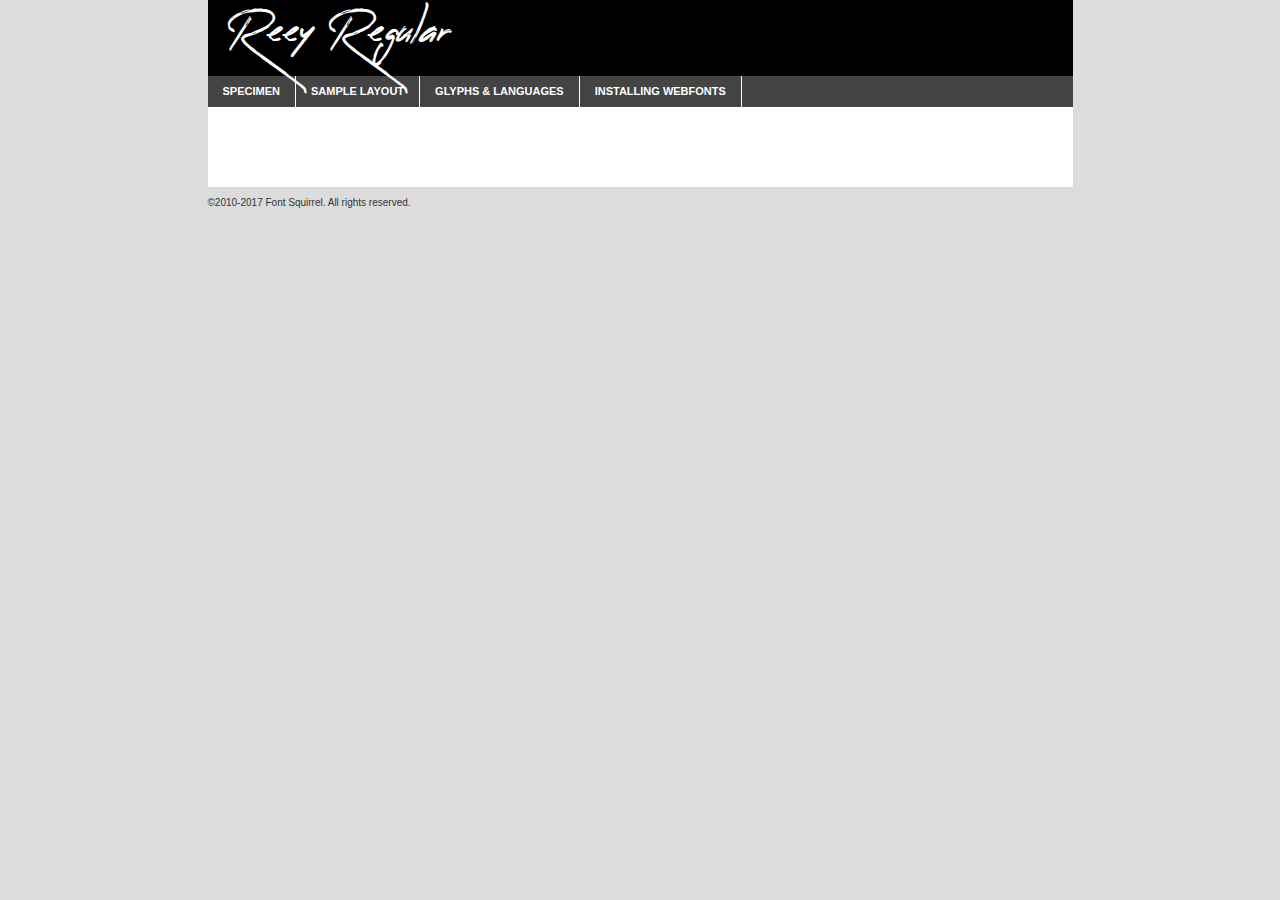
<file: css/fonts/reey-regular-demo.html>
<!DOCTYPE html PUBLIC "-//W3C//DTD XHTML 1.0 Transitional//EN"
	"http://www.w3.org/TR/xhtml1/DTD/xhtml1-transitional.dtd">

<html xmlns="http://www.w3.org/1999/xhtml" xml:lang="en" lang="en">
<head>
	<meta http-equiv="Content-Type" content="text/html; charset=utf-8" />
	<script src="http://ajax.googleapis.com/ajax/libs/jquery/1.7.2/jquery.min.js" type="text/javascript" charset="utf-8"></script>
	<script type="text/javascript">
	(function($){$.fn.easyTabs=function(option){var param=jQuery.extend({fadeSpeed:"fast",defaultContent:1,activeClass:'active'},option);$(this).each(function(){var thisId="#"+this.id;if(param.defaultContent==''){param.defaultContent=1;}
	if(typeof param.defaultContent=="number")
	{var defaultTab=$(thisId+" .tabs li:eq("+(param.defaultContent-1)+") a").attr('href').substr(1);}else{var defaultTab=param.defaultContent;}
	$(thisId+" .tabs li a").each(function(){var tabToHide=$(this).attr('href').substr(1);$("#"+tabToHide).addClass('easytabs-tab-content');});hideAll();changeContent(defaultTab);function hideAll(){$(thisId+" .easytabs-tab-content").hide();}
	function changeContent(tabId){hideAll();$(thisId+" .tabs li").removeClass(param.activeClass);$(thisId+" .tabs li a[href=#"+tabId+"]").closest('li').addClass(param.activeClass);if(param.fadeSpeed!="none")
	{$(thisId+" #"+tabId).fadeIn(param.fadeSpeed);}else{$(thisId+" #"+tabId).show();}}
	$(thisId+" .tabs li").click(function(){var tabId=$(this).find('a').attr('href').substr(1);changeContent(tabId);return false;});});}})(jQuery);
	</script>
	<link rel="stylesheet" href="specimen_files/specimen_stylesheet.css" type="text/css" charset="utf-8" />
	<link rel="stylesheet" href="stylesheet.css" type="text/css" charset="utf-8" />

	<style type="text/css">
					body{
				font-family: 'reeyregular';
							}
		</style>

	<title>Reey Regular Specimen</title>
	
	
	<script type="text/javascript" charset="utf-8">
		$(document).ready(function() {
			$('#container').easyTabs({defaultContent:1});
		});
	</script>
</head>

<body>
<div id="container">
	<div id="header">
		Reey Regular	</div>
	<ul class="tabs">
		<li><a href="#specimen">Specimen</a></li>
		<li><a href="#layout">Sample Layout</a></li>
				<li><a href="#glyphs">Glyphs &amp; Languages</a></li>
		<li><a href="#installing">Installing Webfonts</a></li>
		
	</ul>
	
	<div id="main_content">

		
			<div id="specimen">
		
				<div class="section">
					<div class="grid12 firstcol">
						<div class="huge">AaBb</div>
					</div>
				</div>
		
				<div class="section">
					<div class="glyph_range">A&#x200B;B&#x200b;C&#x200b;D&#x200b;E&#x200b;F&#x200b;G&#x200b;H&#x200b;I&#x200b;J&#x200b;K&#x200b;L&#x200b;M&#x200b;N&#x200b;O&#x200b;P&#x200b;Q&#x200b;R&#x200b;S&#x200b;T&#x200b;U&#x200b;V&#x200b;W&#x200b;X&#x200b;Y&#x200b;Z&#x200b;a&#x200b;b&#x200b;c&#x200b;d&#x200b;e&#x200b;f&#x200b;g&#x200b;h&#x200b;i&#x200b;j&#x200b;k&#x200b;l&#x200b;m&#x200b;n&#x200b;o&#x200b;p&#x200b;q&#x200b;r&#x200b;s&#x200b;t&#x200b;u&#x200b;v&#x200b;w&#x200b;x&#x200b;y&#x200b;z&#x200b;1&#x200b;2&#x200b;3&#x200b;4&#x200b;5&#x200b;6&#x200b;7&#x200b;8&#x200b;9&#x200b;0&#x200b;&amp;&#x200b;.&#x200b;,&#x200b;?&#x200b;!&#x200b;&#64;&#x200b;(&#x200b;)&#x200b;#&#x200b;$&#x200b;%&#x200b;*&#x200b;+&#x200b;-&#x200b;=&#x200b;:&#x200b;;</div>
				</div>
				<div class="section">
					<div class="grid12 firstcol">
						<table class="sample_table">
							<tr><td>10</td><td class="size10">abcdefghijklmnopqrstuvwxyzABCDEFGHIJKLMNOPQRSTUVWXYZ0123456789abcdefghijklmnopqrstuvwxyzABCDEFGHIJKLMNOPQRSTUVWXYZ0123456789abcdefghijklmnopqrstuvwxyzABCDEFGHIJKLMNOPQRSTUVWXYZ</td></tr>
							<tr><td>11</td><td class="size11">abcdefghijklmnopqrstuvwxyzABCDEFGHIJKLMNOPQRSTUVWXYZ0123456789abcdefghijklmnopqrstuvwxyzABCDEFGHIJKLMNOPQRSTUVWXYZ0123456789abcdefghijklmnopqrstuvwxyzABCDEFGHIJKLMNOPQRSTUVWXYZ</td></tr>
							<tr><td>12</td><td class="size12">abcdefghijklmnopqrstuvwxyzABCDEFGHIJKLMNOPQRSTUVWXYZ0123456789abcdefghijklmnopqrstuvwxyzABCDEFGHIJKLMNOPQRSTUVWXYZ0123456789abcdefghijklmnopqrstuvwxyzABCDEFGHIJKLMNOPQRSTUVWXYZ</td></tr>
							<tr><td>13</td><td class="size13">abcdefghijklmnopqrstuvwxyzABCDEFGHIJKLMNOPQRSTUVWXYZ0123456789abcdefghijklmnopqrstuvwxyzABCDEFGHIJKLMNOPQRSTUVWXYZ0123456789abcdefghijklmnopqrstuvwxyzABCDEFGHIJKLMNOPQRSTUVWXYZ</td></tr>
							<tr><td>14</td><td class="size14">abcdefghijklmnopqrstuvwxyzABCDEFGHIJKLMNOPQRSTUVWXYZ0123456789abcdefghijklmnopqrstuvwxyzABCDEFGHIJKLMNOPQRSTUVWXYZ0123456789abcdefghijklmnopqrstuvwxyzABCDEFGHIJKLMNOPQRSTUVWXYZ</td></tr>
							<tr><td>16</td><td class="size16">abcdefghijklmnopqrstuvwxyzABCDEFGHIJKLMNOPQRSTUVWXYZ0123456789abcdefghijklmnopqrstuvwxyzABCDEFGHIJKLMNOPQRSTUVWXYZ</td></tr>
							<tr><td>18</td><td class="size18">abcdefghijklmnopqrstuvwxyzABCDEFGHIJKLMNOPQRSTUVWXYZ0123456789abcdefghijklmnopqrstuvwxyzABCDEFGHIJKLMNOPQRSTUVWXYZ</td></tr>
							<tr><td>20</td><td class="size20">abcdefghijklmnopqrstuvwxyzABCDEFGHIJKLMNOPQRSTUVWXYZ0123456789abcdefghijklmnopqrstuvwxyzABCDEFGHIJKLMNOPQRSTUVWXYZ</td></tr>
							<tr><td>24</td><td class="size24">abcdefghijklmnopqrstuvwxyzABCDEFGHIJKLMNOPQRSTUVWXYZ0123456789abcdefghijklmnopqrstuvwxyzABCDEFGHIJKLMNOPQRSTUVWXYZ</td></tr>
							<tr><td>30</td><td class="size30">abcdefghijklmnopqrstuvwxyzABCDEFGHIJKLMNOPQRSTUVWXYZ0123456789abcdefghijklmnopqrstuvwxyzABCDEFGHIJKLMNOPQRSTUVWXYZ</td></tr>
							<tr><td>36</td><td class="size36">abcdefghijklmnopqrstuvwxyzABCDEFGHIJKLMNOPQRSTUVWXYZ0123456789abcdefghijklmnopqrstuvwxyzABCDEFGHIJKLMNOPQRSTUVWXYZ</td></tr>
							<tr><td>48</td><td class="size48">abcdefghijklmnopqrstuvwxyzABCDEFGHIJKLMNOPQRSTUVWXYZ0123456789abcdefghijklmnopqrstuvwxyzABCDEFGHIJKLMNOPQRSTUVWXYZ</td></tr>
							<tr><td>60</td><td class="size60">abcdefghijklmnopqrstuvwxyzABCDEFGHIJKLMNOPQRSTUVWXYZ0123456789abcdefghijklmnopqrstuvwxyzABCDEFGHIJKLMNOPQRSTUVWXYZ</td></tr>
							<tr><td>72</td><td class="size72">abcdefghijklmnopqrstuvwxyzABCDEFGHIJKLMNOPQRSTUVWXYZ0123456789abcdefghijklmnopqrstuvwxyzABCDEFGHIJKLMNOPQRSTUVWXYZ</td></tr>
							<tr><td>90</td><td class="size90">abcdefghijklmnopqrstuvwxyzABCDEFGHIJKLMNOPQRSTUVWXYZ0123456789abcdefghijklmnopqrstuvwxyzABCDEFGHIJKLMNOPQRSTUVWXYZ</td></tr>
						</table>
				
					</div>
			
				</div>
		
		
		
								<div class="section" id="bodycomparison">


										<div id="xheight">
				<div class="fontbody">&#x25FC;&#x25FC;&#x25FC;&#x25FC;&#x25FC;&#x25FC;&#x25FC;&#x25FC;&#x25FC;&#x25FC;&#x25FC;&#x25FC;&#x25FC;&#x25FC;&#x25FC;&#x25FC;&#x25FC;&#x25FC;&#x25FC;&#x25FC;&#x25FC;&#x25FC;&#x25FC;&#x25FC;&#x25FC;&#x25FC;&#x25FC;&#x25FC;&#x25FC;&#x25FC;&#x25FC;&#x25FC;&#x25FC;&#x25FC;&#x25FC;&#x25FC;&#x25FC;&#x25FC;&#x25FC;&#x25FC;&#x25FC;&#x25FC;&#x25FC;&#x25FC;&#x25FC;&#x25FC;&#x25FC;&#x25FC;&#x25FC;&#x25FC;&#x25FC;&#x25FC;&#x25FC;&#x25FC;&#x25FC;&#x25FC;&#x25FC;&#x25FC;&#x25FC;&#x25FC;&#x25FC;&#x25FC;&#x25FC;&#x25FC;&#x25FC;&#x25FC;&#x25FC;&#x25FC;&#x25FC;&#x25FC;&#x25FC;&#x25FC;&#x25FC;&#x25FC;&#x25FC;&#x25FC;&#x25FC;&#x25FC;&#x25FC;&#x25FC;&#x25FC;&#x25FC;&#x25FC;&#x25FC;&#x25FC;&#x25FC;&#x25FC;&#x25FC;&#x25FC;&#x25FC;&#x25FC;&#x25FC;&#x25FC;&#x25FC;&#x25FC;&#x25FC;&#x25FC;&#x25FC;&#x25FC;body</div><div class="arialbody">body</div><div class="verdanabody">body</div><div class="georgiabody">body</div></div>
										<div class="fontbody" style="z-index:1">
											body<span>Reey Regular</span>
										</div>
										<div class="arialbody" style="z-index:1">
											body<span>Arial</span>
										</div>
										<div class="verdanabody" style="z-index:1">
											body<span>Verdana</span>
										</div>
										<div class="georgiabody" style="z-index:1">
											body<span>Georgia</span>
										</div>



								</div>
		
		
				<div class="section psample psample_row1" id="">
					
					<div class="grid2 firstcol">
						<p class="size10"><span>10.</span>Aenean lacinia bibendum nulla sed consectetur. Fusce dapibus, tellus ac cursus commodo, tortor mauris condimentum nibh, ut fermentum massa justo sit amet risus. Nullam id dolor id nibh ultricies vehicula ut id elit. Cum sociis natoque penatibus et magnis dis parturient montes, nascetur ridiculus mus. Nulla vitae elit libero, a pharetra augue.</p>
			
					</div>
					<div class="grid3">
						<p class="size11"><span>11.</span>Aenean lacinia bibendum nulla sed consectetur. Fusce dapibus, tellus ac cursus commodo, tortor mauris condimentum nibh, ut fermentum massa justo sit amet risus. Nullam id dolor id nibh ultricies vehicula ut id elit. Cum sociis natoque penatibus et magnis dis parturient montes, nascetur ridiculus mus. Nulla vitae elit libero, a pharetra augue.</p>
			
					</div>
					<div class="grid3">
						<p class="size12"><span>12.</span>Aenean lacinia bibendum nulla sed consectetur. Fusce dapibus, tellus ac cursus commodo, tortor mauris condimentum nibh, ut fermentum massa justo sit amet risus. Nullam id dolor id nibh ultricies vehicula ut id elit. Cum sociis natoque penatibus et magnis dis parturient montes, nascetur ridiculus mus. Nulla vitae elit libero, a pharetra augue.</p>
			
					</div>
					<div class="grid4">
						<p class="size13"><span>13.</span>Aenean lacinia bibendum nulla sed consectetur. Fusce dapibus, tellus ac cursus commodo, tortor mauris condimentum nibh, ut fermentum massa justo sit amet risus. Nullam id dolor id nibh ultricies vehicula ut id elit. Cum sociis natoque penatibus et magnis dis parturient montes, nascetur ridiculus mus. Nulla vitae elit libero, a pharetra augue.</p>
			
					</div>
					<div class="white_blend"></div>
					
				</div>
				<div class="section psample psample_row2" id="">
					<div class="grid3 firstcol">
						<p class="size14"><span>14.</span>Aenean lacinia bibendum nulla sed consectetur. Fusce dapibus, tellus ac cursus commodo, tortor mauris condimentum nibh, ut fermentum massa justo sit amet risus. Nullam id dolor id nibh ultricies vehicula ut id elit. Cum sociis natoque penatibus et magnis dis parturient montes, nascetur ridiculus mus. Nulla vitae elit libero, a pharetra augue.</p>
			
					</div>
					<div class="grid4">
						<p class="size16"><span>16.</span>Aenean lacinia bibendum nulla sed consectetur. Fusce dapibus, tellus ac cursus commodo, tortor mauris condimentum nibh, ut fermentum massa justo sit amet risus. Nullam id dolor id nibh ultricies vehicula ut id elit. Cum sociis natoque penatibus et magnis dis parturient montes, nascetur ridiculus mus. Nulla vitae elit libero, a pharetra augue.</p>
			
					</div>
					<div class="grid5">
						<p class="size18"><span>18.</span>Aenean lacinia bibendum nulla sed consectetur. Fusce dapibus, tellus ac cursus commodo, tortor mauris condimentum nibh, ut fermentum massa justo sit amet risus. Nullam id dolor id nibh ultricies vehicula ut id elit. Cum sociis natoque penatibus et magnis dis parturient montes, nascetur ridiculus mus. Nulla vitae elit libero, a pharetra augue.</p>
			
					</div>

					<div class="white_blend"></div>

				</div>
				
				<div class="section psample psample_row3" id="">
					<div class="grid5 firstcol">
						<p class="size20"><span>20.</span>Aenean lacinia bibendum nulla sed consectetur. Fusce dapibus, tellus ac cursus commodo, tortor mauris condimentum nibh, ut fermentum massa justo sit amet risus. Nullam id dolor id nibh ultricies vehicula ut id elit. Cum sociis natoque penatibus et magnis dis parturient montes, nascetur ridiculus mus. Nulla vitae elit libero, a pharetra augue.</p>
					</div>
					<div class="grid7">
						<p class="size24"><span>24.</span>Aenean lacinia bibendum nulla sed consectetur. Fusce dapibus, tellus ac cursus commodo, tortor mauris condimentum nibh, ut fermentum massa justo sit amet risus. Nullam id dolor id nibh ultricies vehicula ut id elit. Cum sociis natoque penatibus et magnis dis parturient montes, nascetur ridiculus mus. Nulla vitae elit libero, a pharetra augue.</p>
					</div>
					
					<div class="white_blend"></div>
					
				</div>
				
				<div class="section psample psample_row4" id="">
					<div class="grid12 firstcol">
						<p class="size30"><span>30.</span>Aenean lacinia bibendum nulla sed consectetur. Fusce dapibus, tellus ac cursus commodo, tortor mauris condimentum nibh, ut fermentum massa justo sit amet risus. Nullam id dolor id nibh ultricies vehicula ut id elit. Cum sociis natoque penatibus et magnis dis parturient montes, nascetur ridiculus mus. Nulla vitae elit libero, a pharetra augue.</p>
					</div>
					<div class="white_blend"></div>
					
				</div>
				
				
				
				<div class="section psample psample_row1 fullreverse">
					<div class="grid2 firstcol">
						<p class="size10"><span>10.</span>Aenean lacinia bibendum nulla sed consectetur. Fusce dapibus, tellus ac cursus commodo, tortor mauris condimentum nibh, ut fermentum massa justo sit amet risus. Nullam id dolor id nibh ultricies vehicula ut id elit. Cum sociis natoque penatibus et magnis dis parturient montes, nascetur ridiculus mus. Nulla vitae elit libero, a pharetra augue.</p>
			
					</div>
					<div class="grid3">
						<p class="size11"><span>11.</span>Aenean lacinia bibendum nulla sed consectetur. Fusce dapibus, tellus ac cursus commodo, tortor mauris condimentum nibh, ut fermentum massa justo sit amet risus. Nullam id dolor id nibh ultricies vehicula ut id elit. Cum sociis natoque penatibus et magnis dis parturient montes, nascetur ridiculus mus. Nulla vitae elit libero, a pharetra augue.</p>
			
					</div>
					<div class="grid3">
						<p class="size12"><span>12.</span>Aenean lacinia bibendum nulla sed consectetur. Fusce dapibus, tellus ac cursus commodo, tortor mauris condimentum nibh, ut fermentum massa justo sit amet risus. Nullam id dolor id nibh ultricies vehicula ut id elit. Cum sociis natoque penatibus et magnis dis parturient montes, nascetur ridiculus mus. Nulla vitae elit libero, a pharetra augue.</p>
			
					</div>
					<div class="grid4">
						<p class="size13"><span>13.</span>Aenean lacinia bibendum nulla sed consectetur. Fusce dapibus, tellus ac cursus commodo, tortor mauris condimentum nibh, ut fermentum massa justo sit amet risus. Nullam id dolor id nibh ultricies vehicula ut id elit. Cum sociis natoque penatibus et magnis dis parturient montes, nascetur ridiculus mus. Nulla vitae elit libero, a pharetra augue.</p>
			
					</div>
					<div class="black_blend"></div>
					
				</div>
				
				<div class="section psample psample_row2 fullreverse">
					<div class="grid3 firstcol">
						<p class="size14"><span>14.</span>Aenean lacinia bibendum nulla sed consectetur. Fusce dapibus, tellus ac cursus commodo, tortor mauris condimentum nibh, ut fermentum massa justo sit amet risus. Nullam id dolor id nibh ultricies vehicula ut id elit. Cum sociis natoque penatibus et magnis dis parturient montes, nascetur ridiculus mus. Nulla vitae elit libero, a pharetra augue.</p>
			
					</div>
					<div class="grid4">
						<p class="size16"><span>16.</span>Aenean lacinia bibendum nulla sed consectetur. Fusce dapibus, tellus ac cursus commodo, tortor mauris condimentum nibh, ut fermentum massa justo sit amet risus. Nullam id dolor id nibh ultricies vehicula ut id elit. Cum sociis natoque penatibus et magnis dis parturient montes, nascetur ridiculus mus. Nulla vitae elit libero, a pharetra augue.</p>
			
					</div>
					<div class="grid5">
						<p class="size18"><span>18.</span>Aenean lacinia bibendum nulla sed consectetur. Fusce dapibus, tellus ac cursus commodo, tortor mauris condimentum nibh, ut fermentum massa justo sit amet risus. Nullam id dolor id nibh ultricies vehicula ut id elit. Cum sociis natoque penatibus et magnis dis parturient montes, nascetur ridiculus mus. Nulla vitae elit libero, a pharetra augue.</p>
			
					</div>
					<div class="black_blend"></div>

				</div>
				
				<div class="section psample fullreverse psample_row3" id="">
					<div class="grid5 firstcol">
						<p class="size20"><span>20.</span>Aenean lacinia bibendum nulla sed consectetur. Fusce dapibus, tellus ac cursus commodo, tortor mauris condimentum nibh, ut fermentum massa justo sit amet risus. Nullam id dolor id nibh ultricies vehicula ut id elit. Cum sociis natoque penatibus et magnis dis parturient montes, nascetur ridiculus mus. Nulla vitae elit libero, a pharetra augue.</p>
					</div>
					<div class="grid7">
						<p class="size24"><span>24.</span>Aenean lacinia bibendum nulla sed consectetur. Fusce dapibus, tellus ac cursus commodo, tortor mauris condimentum nibh, ut fermentum massa justo sit amet risus. Nullam id dolor id nibh ultricies vehicula ut id elit. Cum sociis natoque penatibus et magnis dis parturient montes, nascetur ridiculus mus. Nulla vitae elit libero, a pharetra augue.</p>
					</div>
					
					<div class="black_blend"></div>
					
				</div>
				
				<div class="section psample fullreverse psample_row4" id="" style="border-bottom: 20px #000 solid;">
					<div class="grid12 firstcol">
						<p class="size30"><span>30.</span>Aenean lacinia bibendum nulla sed consectetur. Fusce dapibus, tellus ac cursus commodo, tortor mauris condimentum nibh, ut fermentum massa justo sit amet risus. Nullam id dolor id nibh ultricies vehicula ut id elit. Cum sociis natoque penatibus et magnis dis parturient montes, nascetur ridiculus mus. Nulla vitae elit libero, a pharetra augue.</p>
					</div>
					<div class="black_blend"></div>
					
				</div>
				
				
				
				
			</div>
			
			<div id="layout">
				
				<div class="section">
					
					<div class="grid12 firstcol">
						<h1>Lorem Ipsum Dolor</h1>
						<h2>Etiam porta sem malesuada magna mollis euismod</h2>
						
						<p class="byline">By <a href="#link">Aenean Lacinia</a></p>
					</div>
				</div>
				<div class="section">
					<div class="grid8 firstcol">
						<p class="large">Donec sed odio dui. Morbi leo risus, porta ac consectetur ac, vestibulum at eros. Fusce dapibus, tellus ac cursus commodo, tortor mauris condimentum nibh, ut fermentum massa justo sit amet risus. </p>

						
						<h3>Pellentesque ornare sem</h3>

						<p>Maecenas sed diam eget risus varius blandit sit amet non magna. Maecenas faucibus mollis interdum. Donec ullamcorper nulla non metus auctor fringilla. Nullam id dolor id nibh ultricies vehicula ut id elit. Nullam id dolor id nibh ultricies vehicula ut id elit. </p>

						<p>Aenean eu leo quam. Pellentesque ornare sem lacinia quam venenatis vestibulum. Lorem ipsum dolor sit amet, consectetur adipiscing elit. Cum sociis natoque penatibus et magnis dis parturient montes, nascetur ridiculus mus. </p>

						<p>Nulla vitae elit libero, a pharetra augue. Praesent commodo cursus magna, vel scelerisque nisl consectetur et. Aenean lacinia bibendum nulla sed consectetur. </p>

						<p>Nullam quis risus eget urna mollis ornare vel eu leo. Nullam quis risus eget urna mollis ornare vel eu leo. Maecenas sed diam eget risus varius blandit sit amet non magna. Donec ullamcorper nulla non metus auctor fringilla. </p>

						<h3>Cras mattis consectetur</h3>

						<p>Aenean eu leo quam. Pellentesque ornare sem lacinia quam venenatis vestibulum. Aenean lacinia bibendum nulla sed consectetur. Integer posuere erat a ante venenatis dapibus posuere velit aliquet. Cras mattis consectetur purus sit amet fermentum. </p>

						<p>Nullam id dolor id nibh ultricies vehicula ut id elit. Nullam quis risus eget urna mollis ornare vel eu leo. Cras mattis consectetur purus sit amet fermentum.</p>
					</div>
					
					<div class="grid4 sidebar">
						
						<div class="box reverse">
							<p class="last">Nullam quis risus eget urna mollis ornare vel eu leo. Donec ullamcorper nulla non metus auctor fringilla. Cras mattis consectetur purus sit amet fermentum. Sed posuere consectetur est at lobortis. Lorem ipsum dolor sit amet, consectetur adipiscing elit. </p>
						</div>
						
						<p class="caption">Maecenas sed diam eget risus varius.</p>

						<p>Vestibulum id ligula porta felis euismod semper. Integer posuere erat a ante venenatis dapibus posuere velit aliquet. Vestibulum id ligula porta felis euismod semper. Sed posuere consectetur est at lobortis. Maecenas sed diam eget risus varius blandit sit amet non magna. Fusce dapibus, tellus ac cursus commodo, tortor mauris condimentum nibh, ut fermentum massa justo sit amet risus. </p>

					

						<p>Duis mollis, est non commodo luctus, nisi erat porttitor ligula, eget lacinia odio sem nec elit. Aenean lacinia bibendum nulla sed consectetur. Vivamus sagittis lacus vel augue laoreet rutrum faucibus dolor auctor. Aenean lacinia bibendum nulla sed consectetur. Nullam quis risus eget urna mollis ornare vel eu leo. </p>

						<p>Praesent commodo cursus magna, vel scelerisque nisl consectetur et. Donec ullamcorper nulla non metus auctor fringilla. Maecenas faucibus mollis interdum. Fusce dapibus, tellus ac cursus commodo, tortor mauris condimentum nibh, ut fermentum massa justo sit amet risus. </p>

					</div>
				</div>
				
			</div>


			



		<div id="glyphs">
			<div class="section">
				<div class="grid12 firstcol">
			
				<h1>Language Support</h1>
				<p>The subset of Reey Regular in this kit supports the following languages:<br />
			
					English, Arrernte, Bislama, Cebuano, Fijian, Gilbertese, Hmong, Ibanag, Iloko_ilokano, Interglossa_glosa, Interlingua, Lojban, Norfolk_pitcairnese, Oromo, Rotokas, Seychelles_creole, Shona, Somali, Southern_ndebele, Swahili, Swati_swazi, Tok_pisin, Warlpiri, Xhosa, Zulu, Latinbasic, Ubasic, Demo				</p>
				<h1>Glyph Chart</h1>
				<p>The subset of Reey Regular in this kit includes all the glyphs listed below. Unicode entities are included above each glyph to help you insert individual characters into your layout.</p>
				<div id="glyph_chart">
			
																				 <div><p>&amp;#32;</p>&#32;</div>
																				 <div><p>&amp;#33;</p>&#33;</div>
																				 <div><p>&amp;#34;</p>&#34;</div>
																				 <div><p>&amp;#35;</p>&#35;</div>
																				 <div><p>&amp;#36;</p>&#36;</div>
																				 <div><p>&amp;#37;</p>&#37;</div>
																				 <div><p>&amp;#38;</p>&#38;</div>
																				 <div><p>&amp;#39;</p>&#39;</div>
																				 <div><p>&amp;#40;</p>&#40;</div>
																				 <div><p>&amp;#41;</p>&#41;</div>
																				 <div><p>&amp;#42;</p>&#42;</div>
																				 <div><p>&amp;#43;</p>&#43;</div>
																				 <div><p>&amp;#44;</p>&#44;</div>
																				 <div><p>&amp;#45;</p>&#45;</div>
																				 <div><p>&amp;#46;</p>&#46;</div>
																				 <div><p>&amp;#47;</p>&#47;</div>
																				 <div><p>&amp;#48;</p>&#48;</div>
																				 <div><p>&amp;#49;</p>&#49;</div>
																				 <div><p>&amp;#50;</p>&#50;</div>
																				 <div><p>&amp;#51;</p>&#51;</div>
																				 <div><p>&amp;#52;</p>&#52;</div>
																				 <div><p>&amp;#53;</p>&#53;</div>
																				 <div><p>&amp;#54;</p>&#54;</div>
																				 <div><p>&amp;#55;</p>&#55;</div>
																				 <div><p>&amp;#56;</p>&#56;</div>
																				 <div><p>&amp;#57;</p>&#57;</div>
																				 <div><p>&amp;#58;</p>&#58;</div>
																				 <div><p>&amp;#59;</p>&#59;</div>
																				 <div><p>&amp;#60;</p>&#60;</div>
																				 <div><p>&amp;#61;</p>&#61;</div>
																				 <div><p>&amp;#62;</p>&#62;</div>
																				 <div><p>&amp;#63;</p>&#63;</div>
																				 <div><p>&amp;#64;</p>&#64;</div>
																				 <div><p>&amp;#65;</p>&#65;</div>
																				 <div><p>&amp;#66;</p>&#66;</div>
																				 <div><p>&amp;#67;</p>&#67;</div>
																				 <div><p>&amp;#68;</p>&#68;</div>
																				 <div><p>&amp;#69;</p>&#69;</div>
																				 <div><p>&amp;#70;</p>&#70;</div>
																				 <div><p>&amp;#71;</p>&#71;</div>
																				 <div><p>&amp;#72;</p>&#72;</div>
																				 <div><p>&amp;#73;</p>&#73;</div>
																				 <div><p>&amp;#74;</p>&#74;</div>
																				 <div><p>&amp;#75;</p>&#75;</div>
																				 <div><p>&amp;#76;</p>&#76;</div>
																				 <div><p>&amp;#77;</p>&#77;</div>
																				 <div><p>&amp;#78;</p>&#78;</div>
																				 <div><p>&amp;#79;</p>&#79;</div>
																				 <div><p>&amp;#80;</p>&#80;</div>
																				 <div><p>&amp;#81;</p>&#81;</div>
																				 <div><p>&amp;#82;</p>&#82;</div>
																				 <div><p>&amp;#83;</p>&#83;</div>
																				 <div><p>&amp;#84;</p>&#84;</div>
																				 <div><p>&amp;#85;</p>&#85;</div>
																				 <div><p>&amp;#86;</p>&#86;</div>
																				 <div><p>&amp;#87;</p>&#87;</div>
																				 <div><p>&amp;#88;</p>&#88;</div>
																				 <div><p>&amp;#89;</p>&#89;</div>
																				 <div><p>&amp;#90;</p>&#90;</div>
																				 <div><p>&amp;#91;</p>&#91;</div>
																				 <div><p>&amp;#92;</p>&#92;</div>
																				 <div><p>&amp;#93;</p>&#93;</div>
																				 <div><p>&amp;#94;</p>&#94;</div>
																				 <div><p>&amp;#95;</p>&#95;</div>
																				 <div><p>&amp;#96;</p>&#96;</div>
																				 <div><p>&amp;#97;</p>&#97;</div>
																				 <div><p>&amp;#98;</p>&#98;</div>
																				 <div><p>&amp;#99;</p>&#99;</div>
																				 <div><p>&amp;#100;</p>&#100;</div>
																				 <div><p>&amp;#101;</p>&#101;</div>
																				 <div><p>&amp;#102;</p>&#102;</div>
																				 <div><p>&amp;#103;</p>&#103;</div>
																				 <div><p>&amp;#104;</p>&#104;</div>
																				 <div><p>&amp;#105;</p>&#105;</div>
																				 <div><p>&amp;#106;</p>&#106;</div>
																				 <div><p>&amp;#107;</p>&#107;</div>
																				 <div><p>&amp;#108;</p>&#108;</div>
																				 <div><p>&amp;#109;</p>&#109;</div>
																				 <div><p>&amp;#110;</p>&#110;</div>
																				 <div><p>&amp;#111;</p>&#111;</div>
																				 <div><p>&amp;#112;</p>&#112;</div>
																				 <div><p>&amp;#113;</p>&#113;</div>
																				 <div><p>&amp;#114;</p>&#114;</div>
																				 <div><p>&amp;#115;</p>&#115;</div>
																				 <div><p>&amp;#116;</p>&#116;</div>
																				 <div><p>&amp;#117;</p>&#117;</div>
																				 <div><p>&amp;#118;</p>&#118;</div>
																				 <div><p>&amp;#119;</p>&#119;</div>
																				 <div><p>&amp;#120;</p>&#120;</div>
																				 <div><p>&amp;#121;</p>&#121;</div>
																				 <div><p>&amp;#122;</p>&#122;</div>
																				 <div><p>&amp;#123;</p>&#123;</div>
																				 <div><p>&amp;#124;</p>&#124;</div>
																				 <div><p>&amp;#125;</p>&#125;</div>
																				 <div><p>&amp;#126;</p>&#126;</div>
																				 <div><p>&amp;#160;</p>&#160;</div>
																				 <div><p>&amp;#161;</p>&#161;</div>
																				 <div><p>&amp;#162;</p>&#162;</div>
																				 <div><p>&amp;#163;</p>&#163;</div>
																				 <div><p>&amp;#164;</p>&#164;</div>
																				 <div><p>&amp;#165;</p>&#165;</div>
																				 <div><p>&amp;#166;</p>&#166;</div>
																				 <div><p>&amp;#167;</p>&#167;</div>
																				 <div><p>&amp;#168;</p>&#168;</div>
																				 <div><p>&amp;#169;</p>&#169;</div>
																				 <div><p>&amp;#171;</p>&#171;</div>
																				 <div><p>&amp;#173;</p>&#173;</div>
																				 <div><p>&amp;#174;</p>&#174;</div>
																				 <div><p>&amp;#176;</p>&#176;</div>
																				 <div><p>&amp;#177;</p>&#177;</div>
																				 <div><p>&amp;#180;</p>&#180;</div>
																				 <div><p>&amp;#183;</p>&#183;</div>
																				 <div><p>&amp;#184;</p>&#184;</div>
																				 <div><p>&amp;#187;</p>&#187;</div>
																				 <div><p>&amp;#191;</p>&#191;</div>
																				 <div><p>&amp;#215;</p>&#215;</div>
																				 <div><p>&amp;#224;</p>&#224;</div>
																				 <div><p>&amp;#225;</p>&#225;</div>
																				 <div><p>&amp;#226;</p>&#226;</div>
																				 <div><p>&amp;#227;</p>&#227;</div>
																				 <div><p>&amp;#228;</p>&#228;</div>
																				 <div><p>&amp;#229;</p>&#229;</div>
																				 <div><p>&amp;#231;</p>&#231;</div>
																				 <div><p>&amp;#232;</p>&#232;</div>
																				 <div><p>&amp;#233;</p>&#233;</div>
																				 <div><p>&amp;#234;</p>&#234;</div>
																				 <div><p>&amp;#235;</p>&#235;</div>
																				 <div><p>&amp;#236;</p>&#236;</div>
																				 <div><p>&amp;#237;</p>&#237;</div>
																				 <div><p>&amp;#238;</p>&#238;</div>
																				 <div><p>&amp;#239;</p>&#239;</div>
																				 <div><p>&amp;#241;</p>&#241;</div>
																				 <div><p>&amp;#242;</p>&#242;</div>
																				 <div><p>&amp;#243;</p>&#243;</div>
																				 <div><p>&amp;#244;</p>&#244;</div>
																				 <div><p>&amp;#245;</p>&#245;</div>
																				 <div><p>&amp;#246;</p>&#246;</div>
																				 <div><p>&amp;#247;</p>&#247;</div>
																				 <div><p>&amp;#249;</p>&#249;</div>
																				 <div><p>&amp;#250;</p>&#250;</div>
																				 <div><p>&amp;#251;</p>&#251;</div>
																				 <div><p>&amp;#252;</p>&#252;</div>
																				 <div><p>&amp;#253;</p>&#253;</div>
																				 <div><p>&amp;#255;</p>&#255;</div>
																				 <div><p>&amp;#710;</p>&#710;</div>
																				 <div><p>&amp;#732;</p>&#732;</div>
																				 <div><p>&amp;#8192;</p>&#8192;</div>
																				 <div><p>&amp;#8193;</p>&#8193;</div>
																				 <div><p>&amp;#8194;</p>&#8194;</div>
																				 <div><p>&amp;#8195;</p>&#8195;</div>
																				 <div><p>&amp;#8196;</p>&#8196;</div>
																				 <div><p>&amp;#8197;</p>&#8197;</div>
																				 <div><p>&amp;#8198;</p>&#8198;</div>
																				 <div><p>&amp;#8199;</p>&#8199;</div>
																				 <div><p>&amp;#8200;</p>&#8200;</div>
																				 <div><p>&amp;#8201;</p>&#8201;</div>
																				 <div><p>&amp;#8202;</p>&#8202;</div>
																				 <div><p>&amp;#8208;</p>&#8208;</div>
																				 <div><p>&amp;#8209;</p>&#8209;</div>
																				 <div><p>&amp;#8210;</p>&#8210;</div>
																				 <div><p>&amp;#8211;</p>&#8211;</div>
																				 <div><p>&amp;#8212;</p>&#8212;</div>
																				 <div><p>&amp;#8216;</p>&#8216;</div>
																				 <div><p>&amp;#8217;</p>&#8217;</div>
																				 <div><p>&amp;#8218;</p>&#8218;</div>
																				 <div><p>&amp;#8220;</p>&#8220;</div>
																				 <div><p>&amp;#8221;</p>&#8221;</div>
																				 <div><p>&amp;#8222;</p>&#8222;</div>
																				 <div><p>&amp;#8226;</p>&#8226;</div>
																				 <div><p>&amp;#8230;</p>&#8230;</div>
																				 <div><p>&amp;#8239;</p>&#8239;</div>
																				 <div><p>&amp;#8249;</p>&#8249;</div>
																				 <div><p>&amp;#8250;</p>&#8250;</div>
																				 <div><p>&amp;#8287;</p>&#8287;</div>
																				 <div><p>&amp;#8364;</p>&#8364;</div>
																				 <div><p>&amp;#8482;</p>&#8482;</div>
																				 <div><p>&amp;#9724;</p>&#9724;</div>
																																																</div>	
				</div>
		
		
			</div>
		</div>
		
		
		<div id="specs">
			
		</div>
	
		<div id="installing">
			<div class="section">
				<div class="grid7 firstcol">
					<h1>Installing Webfonts</h1>
					
					<p>Webfonts are supported by all major browser platforms but not all in the same way. There are currently four different font formats that must be included in order to target all browsers. This includes TTF, WOFF, EOT and SVG.</p>
					
					<h2>1. Upload your webfonts</h2>
					<p>You must upload your webfont kit to your website. They should be in or near the same directory as your CSS files.</p>
					
					<h2>2. Include the webfont stylesheet</h2>
					<p>A special CSS @font-face declaration helps the various browsers select the appropriate font it needs without causing you a bunch of headaches. Learn more about this syntax by reading the <a href="https://www.fontspring.com/blog/further-hardening-of-the-bulletproof-syntax">Fontspring blog post</a> about it. The code for it is as follows:</p>


<code>
@font-face{ 
	font-family: 'MyWebFont';
	src: url('WebFont.eot');
	src: url('WebFont.eot?#iefix') format('embedded-opentype'),
	     url('WebFont.woff') format('woff'),
	     url('WebFont.ttf') format('truetype'),
	     url('WebFont.svg#webfont') format('svg');
}
</code>

	<p>We've already gone ahead and generated the code for you. All you have to do is link to the stylesheet in your HTML, like this:</p>
	<code>&lt;link rel=&quot;stylesheet&quot; href=&quot;stylesheet.css&quot; type=&quot;text/css&quot; charset=&quot;utf-8&quot; /&gt;</code>

					<h2>3. Modify your own stylesheet</h2>
					<p>To take advantage of your new fonts, you must tell your stylesheet to use them. Look at the original @font-face declaration above and find the property called "font-family." The name linked there will be what you use to reference the font. Prepend that webfont name to the font stack in the "font-family" property, inside the selector you want to change. For example:</p>
<code>p { font-family: 'WebFont', Arial, sans-serif; }</code>

<h2>4. Test</h2>
<p>Getting webfonts to work cross-browser <em>can</em> be tricky. Use the information in the sidebar to help you if you find that fonts aren't loading in a particular browser.</p>
				</div>
				
				<div class="grid5 sidebar">
					<div class="box">
						<h2>Troubleshooting<br />Font-Face Problems</h2>
						<p>Having trouble getting your webfonts to load in your new website? Here are some tips to sort out what might be the problem.</p>

						<h3>Fonts not showing in any browser</h3>

						<p>This sounds like you need to work on the plumbing. You either did not upload the fonts to the correct directory, or you did not link the fonts properly in the CSS. If you've confirmed that all this is correct and you still have a problem, take a look at your .htaccess file and see if requests are getting intercepted.</p>

						<h3>Fonts not loading in iPhone or iPad</h3>

						<p>The most common problem here is that you are serving the fonts from an IIS server. IIS refuses to serve files that have unknown MIME types. If that is the case, you must set the MIME type for SVG to "image/svg+xml" in the server settings. Follow these instructions from Microsoft if you need help.</p>

						<h3>Fonts not loading in Firefox</h3>

						<p>The primary reason for this failure? You are still using a version Firefox older than 3.5. So upgrade already! If that isn't it, then you are very likely serving fonts from a different domain. Firefox requires that all font assets be served from the same domain. Lastly it is possible that you need to add WOFF to your list of MIME types (if you are serving via IIS.)</p>

						<h3>Fonts not loading in IE</h3>

						<p>Are you looking at Internet Explorer on an actual Windows machine or are you cheating by using a service like Adobe BrowserLab? Many of these screenshot services do not render @font-face for IE. Best to test it on a real machine.</p>

						<h3>Fonts not loading in IE9</h3>

						<p>IE9, like Firefox, requires that fonts be served from the same domain as the website. Make sure that is the case.</p>
					</div>
				</div>
			</div>
			
		</div>
	
	</div>
	<div id="footer">
		<p>&copy;2010-2017 Font Squirrel. All rights reserved.</p>
	</div>
</div>
</body>
</html>
</file>
<file: css/main.css>
@font-face {
    font-family: 'fonts/reeyregular';
    src: url('fonts/reey-regular-webfont.woff2') format('woff2'),
         url('fonts/reey-regular-webfont.woff') format('woff');
    font-weight: normal;
    font-style: normal;

}


html,body
{
    min-width: 600px;
    width: 100%;
    height: 100%;
    margin: 0px;
    padding: 0px;
    /*overflow-x: hidden;*/

}



.siteHeader {
    border-top: 10px solid #ffc1c1;
    /*border-left: none;
    border-right: none;*/
    margin-bottom: 50px;
    display: flex;
    justify-content: space-between;
}


.siteHeader nav ul {
    list-style-type: none;
    display: flex;
    justify-content: space-between;
    padding-left: 10px;
}

.siteHeader nav li {
    margin-right: 25px;
}


.siteHeader nav li a{
    text-decoration-line: none;
    font-family: 'Bentham';
    text-transform: uppercase;
    color: #5D5D5D;

}


.siteHeader nav li a:hover {
    color: #AACCCB;


}




/*HOMEPAGE CSS START*/

.mainImg {
  
}

.mainImg img {
    display: block;
    margin-left: auto;
    margin-right: auto;
}

.imageRibbon {
    display: flex;
    width: auto;
}

.imageRibbon img {
    max-width:100%;
    height:auto;
    object-fit: contain;
}

.welcome {
    align-content: center;
}


.welcome {
    text-align: center;
    padding-top: 50px;
    padding-bottom: 75px;
    border-bottom: 1px solid #ffc1c1;
}


.welcome h1 {
    font-family: 'fonts/reeyregular';
    color: black;
    margin-bottom: 0px;

}

.welcome p {
    margin-top: 0px;
    text-align: center;
    font-family:'Bentham', serif;
    font-size: 18px;
    color: #252525;
}




.latestLooks  {
    padding:25px;
    margin-bottom: 25px;
    text-align: center;
}


.latestLooks h2 {
    text-align: left;
    font-family: 'Federo';

}

.latestLooks a {
    text-decoration-line: none;
    color: #252525;
}

.latestLooks a:hover {
    color: #e8c9c2;
}


.latestLooksImages {
    display: flex;
    justify-content: space-around;
    /*width: 100%;*/
    height: auto;
    padding: 0px;
}


.latestLookOne h5, .latestLookTwo h5, .latestLookThree h5 {
    font-size: 16px;
    font-family: 'Bentham';
    text-transform: uppercase;
}

.latestLookOne p, .latestLookTwo p, .latestLookThree p {
    font-size: 14px;
    font-family: 'Federo';
}


.faveLooks {
    padding: 25px;
    margin-bottom: 25px;
    text-align: center;

}

.faveLooks h2 {
 	text-align: left;
}

.faveLooks a {   
    font-family: 'Federo';
    text-decoration-line: none;
    color: #252525;
}

.faveLooks a:hover {
    color: #e8c9c2;
}


.faveLooksImages {
    display: flex;
    justify-content: space-around;
    /*width: 100%;*/
    height: auto;
    padding: 0px;}


.faveLooksImages p {
    align-items: baseline;
}


.faveLooks h5 {
    font-size: 16px;
    font-family: 'Bentham';
    text-transform: uppercase;

}

.faveLooks p {
    font-size: 14px;
    font-family: 'Federo';
}




.processOfLookHome {
    padding: 25px 25px 25px 25px;
    margin-bottom: 25px;
}


.processOfLookHome h2 {
    font-family: 'Federo';
    text-align: left;
}

.processOfLookHome a {
    text-decoration-line: none;
    color: #252525;
}

.processOfLookHome a:hover {
    color: #e8c9c2;
}



.timelinePhotosHome {
    display: flex;
    justify-content: space-around;
}


.timelinePhotos img {

}






/*.timelinePhotos:nth-child(2){
    margin-right: 25px;
}*/

.timelineReach {
    animation-name: lightupReach;
    animation-duration: 8s;
    animation-iteration-count: infinite;

        
}


@keyframes lightupReach {
    0%  {filter:grayscale(100%);}
    25% {filter:none;}  
    50%  {filter: none;}
    75%  {filter: none;}
    100% {filter: none;}  
    
}

.timelineSketch {
    animation-name: lightupSketch;
    animation-duration: 8s;
    animation-iteration-count: infinite;

}

@keyframes lightupSketch {
    0%  {filter:grayscale(100%); }
    25% {filter:grayscale(100%);}
    50%  {filter: none;}
    75%  {filter: none;}
    100% {filter: none;}  
    
}



.timelineFitting {
    animation-name: lightupFitting;
    animation-duration: 8s;
    animation-iteration-count: infinite;

        
}

@keyframes lightupFitting {
    0%  {filter:grayscale(100%); }
    25% {filter:grayscale(100%);}
    50%  {filter:grayscale(100%);}
    75%  {filter: none;}
    100% {filter: none;}  
    
}


.timelineCarpet {
    animation-name: lightupCarpet;
    animation-duration: 8s;
    animation-iteration-count: infinite;
    animation-timing-function: ease-out;
        
}

@keyframes lightupCarpet {
    0% {filter:grayscale(100%); }
    50% {filter: grayscale(100%);}
    75% {filter: grayscale(100%);}
    100% {filter: none;}  
    
}
   


.timelineSketch {
  filter: grayscale(100%);
    transition: 0.3s;
}

.timelineSketch:hover {
    filter: none;
}


.timelineFitting {
  filter: grayscale(100%);
    transition: 0.3s;
}

.timelineFitting:hover {
    filter: none;
}
    
.timelineCarpet {
  filter: grayscale(100%);
    transition: 0.3s;
}

.timelineCarpet:hover {
    filter: none;
}


    
    
 /*PROGRESS BAR CSS START*/
 
/*
.progressbar {
    counter-reset: step;
}
.progressbar li {
    list-style-type: none;
    float: left;
    width: 25%;
    position: relative;
    text-align: center;
}



.progressbar li:before {
    content: counter(step);
    counter-increment: step;
    width: 10px;
    height: 10px;
    line-height: 10px;
    border: 1px solid darkblue;
    display: block;
    text-align: center;
    margin: 0 auto 10px auto;
    border-radius: 50%;
    background-color: white;
    font-size: 8px;
}



.progressbar li:after {
    content: '';
    position: absolute;
    width: 100%;
    height: 1px;
    background-color: darkblue;
    top: 5px;
    left: -50%;
    z-index: -1;
}


.progressbar li:first-child:after {
    content: none;
}


.progressbar li.active:hover {
    color: fuchsia;
}

.progressbar li.active:before {
    border-color: fuchsia;
    background-color: darkblue;
}


.progressbar li.active + li:after {
    background-color: fuchsia;
} 




 /*PROGRESS BAR CSS END*/


/*HOMEPAGE CSS ENDS*/



/*SHOP THE LOOK LANDING PAGE CSS START*/

.sTLPageTitle {
    padding: 50px;
    font-family: 'Federo', sans-serif;
    text-transform: uppercase;
    font-size: 20px;
    color: #252525;
}



.shopAB, .shopCD, .shopEF, .shopGH, .shopIJ, .shopKL 
{
    display: flex;
    justify-content: center;
    text-align: center;
    text-transform: uppercase;
}



.sadieLookA a {
    text-decoration-line: none;
}

.sadieLookA h2:hover {
    color: #FFC1C1;
}

.sadieLookA p:hover {
    color: #FFC1C1;

}


.shopAB h2, .shopCD h2, .shopEF h2, .shopGH h2, .shopIJ h2, .shopKL h2 {
    font-size: 16px;
	font-family: 'Bentham', serif;
    color: #5D5D5D;
}


.shopAB p, .shopCD p, .shopEF p, .shopGH p, .shopIJ p, .shopKL p {
    font-size: 14px;
	font-family: 'Federo' , serif;
    color: #5D5D5D;
}


.sadieLookA, .sadieLookB, .sadieLookC, .sadieLookD, .sadieLookE, .sadieLookF, .scarJoLookA, .scarJoLookB, .katLangLookA, 
.camilaMendesLookA, .katLangLookB, .katLangLookC {
    padding: 25px 50px 15px 50px;
    margin: 2%;
}

.shopAB img, .shopCD img, .shopEF img, .shopGH img, .shopIJ img, .shopKL img {
border-top: 8px solid #FFC1C1;
border-bottom: 8px solid #FFC1C1;
}



.shopKL {
    margin-left: 50px;
}

.katLangLookC {
    margin-right: 60px;
}


/*SHOP THE LOOK LANDING PAGE CSS END*/




/*Sadie STL Premiere START*/



.shopPageTitle {
    text-align: center;
    text-transform: uppercase;
}

.shopPageTitle h2 {
    font-family: 'Federo';
    
}

.shopPageTitle h4 {
    font-family: 'Bentham';

}

.shopPageTitle p {
    font-family: 'Federo';
    font-size: 12px;
}

.sadieStylingSeries img {
    border: 1px solid blue;
    padding: 25%;
    display: block;
    margin-left: auto;
    margin-right: auto;
}


.sadieInteractiveA {
    padding: 75px;
    display: flex;
    justify-content: center;
}

.sadieInteractiveATitle {
    margin-top: 100px;
}


.sadieInteractiveATitle p {
    padding-top: 35px;
    margin-bottom: 0px;
    padding-left: 50px;
    font-family: 'Bentham';
    font-size: 18px;
    font-style: italic; 
    font-weight: 400;
    border-top: 1px dotted #f8b6b8;
}


#shoppingLinks {
    text-align: left;
    font-family: 'Bentham';
    font-size: 18px;
    margin-left: 25px;

}

#shoppingLinks a {
    color: #5D5D5D;
}

#shoppingLinks a:hover {
    color: #FFC1C1;
}

#shoppingLinks a {
    color: #5D5D5D;
}

#shoppingLinks a:hover {
    color: #FFC1C1;
}
/*Sadie STL Premiere END*/



/*BEHIND THE SCENES CSS START*/


.btsPageTitle {
	padding: 30px;
	font-family: 'Federo';
	font-size: 20px;
	color: black;
	text-transform: uppercase;
	margin-bottom: 50px;

}



.btsLandingPageContent {
	font-family: 'Federo';
	text-transform: uppercase;
}


.btsTimeline {
	padding: 25px;
	margin-top: 25px;
	border-top: solid 2px #ffc1c1;
	border-bottom: solid 2px #ffc1c1;
}

.btsTimelineP {
	padding: 0px 50px 15px 75px;
}


.btsLandingPageContent a {
    text-decoration-line: none;
    color: #252525;
    font-size: 24px;
}

.btsLandingPageContent a:hover {
    color: #e8c9c2;
}



.timelinePhotosBTS {
	display: flex;
	justify-content: center;
	white-space: nowrap;
	width: auto;
}
	

	/* ALT CODE 1 FOR TIMELINE PHOTOS ON BTS PAGE:
	.timelinePhotosBTS {
	display: inline-block;
	  white-space: nowrap;
	  margin-top: 150px;
	  position: relative;
	  top: 50%;
	  left: 50%;
	  transform: translate(-50%, -50%);
	}
	*/


	/* ALT CODE 2 FOR TIMELINE PHOTOS ON BTS PAGE:
	.timelinePhotosBTS
	{
		display: inline-block;
  		white-space: nowrap;
  		padding-left: 100px;
	}*/

.onSetWithMolly 
{
    background-color: #252525;
    border-bottom: 2px solid grey;
}


.onSetWithMolly p {
    margin-top: 0px;
    padding: 35px 75px 15px 75px;
    color: white;
    font-size: 24px;
    font-family: 'Federo';
}

.onSetWithMollyVideo {
    padding: 15px 200px 50px 200px;
    display: flex;
    justify-content: center;
}


.shopWithMolly {
    background-color: #252525;
    border-bottom: 2px solid grey;
}


.shopWithMolly p {
    padding: 15px 75px;
    color: white;
    font-size: 24px;
    font-family: 'Federo';

}

.shopWithMollyVideo {
    padding: 15px 200px 50px 200px;
    display: flex;
    justify-content: center;
}



.mollysCloset {
    background-color: #252525;
    border-bottom: 2px solid grey;
}

.mollysCloset p {
    padding: 15px 75px;
    color: white;
    font-size: 24px;
}


.mollysClosetVideo {
    padding: 15px 200px 50px 200px;
     display: flex;
    justify-content: center;
}




.btsVideos {
       background-color: #252525;
}



/*BEHIND THE SCENES CSS END*/




/*BEHIND THE LOOK CSS START*/

.btlWelcome {
    text-align: center;
}


.btlTitle {
    margin-left: 50px;
    margin-bottom: 100px;
    text-transform: uppercase;
}

.btlTitle h2 {
    font-family: 'Federo' , sans-serif;
    font-size: 24px;
}


.btlTitle p {
    font-family: 'Bentham' , sans-serif;
    font-size: 16px;
}


.btlWelcome {
    padding: 10px 50px 100px 50px; /*10px 175px 150px 175px;*/
}

.btlWelcome h4 {
    font-family: 'fonts/reeyregular';
    font-size: 36px;

}


.btlWelcome p {
    font-family: 'Bentham', sans-serif;
    font-size: 20px;
}


/*
{
            margin: 0;
            padding: 0;
        }
*/

.timeline-container {
    background-color: #252525;
}

.timeline {
  display: flex;
  margin: 0 auto;
  flex-wrap: wrap;
  flex-direction: column;
  max-width: 700px;
  position: relative;
}

.timeline__content-title {
  font-weight: normal;
  font-size: 66px;
  margin: -10px 0 0 0;
  transition: 0.4s;
  padding: 0 10px;
  box-sizing: border-box;
  font-family: 'Bentham';
  color: #fff;
}

.timeline__content-desc {
  margin: 0;
  font-size: 15px;
  box-sizing: border-box;
  color: rgba(255, 255, 255, .7);
  font-family: 'Bentham';
  font-weight: normal;
  line-height: 25px;
}

.timeline:before {
  position: absolute;
  left: 50%;
  width: 2px;
  height: 100%;
  margin-left: -1px;
  content: "";
  background: rgba(255, 255, 255, .07);
}

@media only screen and (max-width: 767px) {
  .timeline:before {
    left: 40px;
  }
}

.timeline-item {
  padding: 40px 0;
  opacity: 0.3;
  filter: blur(2px);
  transition: 0.5s;
  box-sizing: border-box;
  width: calc(50% - 40px);
  display: flex;
  position: relative;
  transform: translateY(-80px);
}

.timeline-item:before {
  content: attr(data-text);
  letter-spacing: 3px;
  width: 100%;
  position: absolute;
  color: rgba(255, 255, 255, .5);
  font-size: 13px;
  font-family: 'Bentham';
  border-left: 2px solid rgba(255, 255, 255, .5);
  top: 70%;
  margin-top: -5px;
  padding-left: 15px;
  opacity: 0;
  right: calc(-100% - 56px);
}

.timeline-item:nth-child(even) {
  align-self: flex-end;
}

.timeline-item:nth-child(even):before {
  right: auto;
  text-align: right;
  left: calc(-100% - 56px);
  padding-left: 0;
  border-left: none;
  border-right: 2px solid rgba(255, 255, 255, .5);
  padding-right: 15px;
}

.timeline-item--active {
  opacity: 1;
  transform: translateY(0);
  filter: blur(0px);
}

.timeline-item--active:before {
  top: 50%;
  transition: 0.3s all 0.2s;
  opacity: 1;
}

.timeline-item--active .timeline__content-title {
  margin: -50px 0 20px 0;
}

@media only screen and (max-width: 767px) {
  .timeline-item {
    align-self: baseline !important;
    width: 100%;
    padding: 0 30px 150px 80px;
  }
  .timeline-item:before {
    left: 10px !important;
    padding: 0 !important;
    top: 50px;
    text-align: center !important;
    width: 60px;
    border: none !important;
  }
  .timeline-item:last-child {
    padding-bottom: 40px;
  }
}

.timeline__img {
  max-width: 100%;
  box-shadow: 0 10px 15px rgba(0, 0, 0, .4);
}

.timeline-container {
  width: 100%;
  position: relative;
  padding: 80px 0;
  transition: 0.3s ease 0s;
  background-attachment: fixed;
  background-size: cover;
}
.timeline-container:before {
  position: absolute;
  left: 0;
  top: 0;
  width: 100%;
  height: 100%;
 background: rgba(25,25,25,0);
  content: "";
}


.timeline-header {
  width: 100%;
  text-align: center;
  margin-bottom: 80px;
  position: relative;
}

.timeline-header__title {
  color: #fff;
  font-size: 58px;
  font-family: 'Bentham';
  font-weight: normal;
  margin: 0;
}

.timeline-header__subtitle {
  color: rgba(255, 255, 255, .5);
  font-family: 'Bentham';
  font-size: 16px;
  letter-spacing: 5px;
  margin: 10px 0 0 0;
  font-weight: normal;
}

.demo-footer {
  padding: 60px 0;
  text-align: center;
}

.demo-footer a {
  color: #999;
  display: inline-block;
  font-family: 'Bentham';
}


#timeline-item-1 {
    display: flex;
}

.timeline-item p {
    color: white;
}

.timeline-item a {
    color: hotpink;
    text-decoration-line: none;
}

/*BEHIND THE LOOK CSS END*/




/*ABOUT PAGE CSS START*/

/*.aboutContent {
    border: 4px dotted blue;
    
} */


.aboutSite {
    padding: 10px 50px 100px 50px;
    text-align: center;
    border-top: solid 2px #ffc1c1;
    border-bottom: solid 2px #ffc1c1;
}


.aboutSiteDear {
    font-family: 'fonts/reeyregular' , sans-serif;
    color: black;
    font-size: 36px;
    margin-top: 0px;
}

.aboutSite p {
    font-family: 'Bentham', sans-serif;
    font-size: 20px
}

.bio {
    /*padding: 50px;*/
    /*margin: 25px;*/
    font-family: 'Bentham' , 'sans-serif';
}


.bioTitle {
    font-size: 36px;
    text-align: center;
    text-transform: uppercase;
}

.bioContent {
    display: block;
    align-self: center;
    padding: 25px 100px 100px 100px; 
    /*margin: 25px 25px 150px 25px;*/
}


.bioPhoto {
	text-align: center;
	/*float: left;*/
	/*margin-right: 50px;
	padding-right: 5%;*/
}



.bioText {
	text-align: center;
	font-size: 20px;
   		 /*margin-left: 45px;
   		 font-size: 20px;
  		  padding: 5% 5%;*/
}


.bioClearFloat {
  clear: both;
}

/*.bioContent{
    margin-left: 45px;
    font-size: 20px;
    padding: 0% 2%;
}*/


/*

.aboutSite p {
    font-family: 'Bentham', sans-serif;
    font-size: 20px
}

.bio {
    padding: 50px;
    font-family: 'Bentham' , 'sans-serif';
}

.bioTitle {
    font-size: 36px;
    text-transform: uppercase;
}

/*.bioContent {
    display: flex;
    padding-bottom: 15%;
} */






.aboutFooter {
    border-top: 8px solid #ffc1c1;
    margin-top: 0;
    font-family: 'Reem Kufi' , sans-serif;
}    

/*ABOUT PAGE CSS END*/





/*CONTACT PAGE CSS START*/


.contactEmail {
    border: 2px solid #ffc1c1;
    margin: 100px 150px 100px 150px;
}


.contactEmail h2 {
    text-align: center;
    font-family: 'Federo' , serif;

}


.contactEmail p {
    text-align: center; 
    font-family: 'Bentham' , serif;
}

.contactEmail a {
    color: darkslategray; 
}

.contactEmail a:hover {
    color: #ffc1c1;
}


.emailIcon {
    text-align: center;
    margin-bottom: 30px;
}

.emailIcon img {
    opacity: 0.6;
}


.footer  {
    border-top: 8px solid #ffc1c1;
    margin-top: 10%;
    padding: 2%;
    font-family: 'Reem Kufi' , sans-serif;
}

.footersocial h4, .footersocial p {
text-align: center;
    padding: 0px;
    margin: 0px;
    color: #5D5D5D;
}


.footersocial ul {
    display: flex;
    justify-content: center;
    list-style-type: none;
    margin: 0%;

}

.footersocial ul , .footersocial p {
    padding: 0px;
}

.instagram a {
    text-decoration-line: none;
    color: #FFC1C1;
    opacity: 1;
}

.instagram a:hover {
opacity: 0.4;
}

.footerCopyright {
    font-size: 12px
}
</file>
<file: css/fonts/stylesheet.css>
/*! Generated by Font Squirrel (https://www.fontsquirrel.com) on October 7, 2019 */



@font-face {
    font-family: 'reeyregular';
    src: url('reey-regular-webfont.woff2') format('woff2'),
         url('reey-regular-webfont.woff') format('woff');
    font-weight: normal;
    font-style: normal;

}
</file>
<file: css/fonts/specimen_files/specimen_stylesheet.css>
@import url('grid_12-825-55-15.css');

/*  
	CSS Reset by Eric Meyer - Released under Public Domain
    http://meyerweb.com/eric/tools/css/reset/
*/
html, body, div, span, applet, object, iframe,
h1, h2, h3, h4, h5, h6, p, blockquote, pre,
a, abbr, acronym, address, big, cite, code,
del, dfn, em, font, img, ins, kbd, q, s, samp,
small, strike, strong, sub, sup, tt, var,
b, u, i, center, dl, dt, dd, ol, ul, li,
fieldset, form, label, legend, table, 
caption, tbody, tfoot, thead, tr, th, td 
                  {margin: 0;padding: 0;border: 0;outline: 0;
                  font-size: 100%;vertical-align: baseline;
                  background: transparent;}
body              {line-height: 1;}
ol, ul            {list-style: none;}
blockquote, q     {quotes: none;}
blockquote:before, blockquote:after,
q:before, q:after {content: '';	content: none;}
:focus            {outline: 0;}
ins               {text-decoration: none;}
del               {text-decoration: line-through;}
table             {border-collapse: collapse;border-spacing: 0;}




body {
	color: #000;
	background-color: #dcdcdc;
}

a {
	text-decoration: none;
	color: #1883ba;
}

h1{
	font-size: 32px;
	font-weight: normal;
	font-style: normal;
	margin-bottom: 18px;
}

h2{
	font-size: 18px;
}

#container {
	width: 865px;
	margin: 0px auto;
}


#header {
	padding: 20px;
	font-size: 36px;
	background-color: #000;
	color: #fff;
}

#header span {
	color: #666;
}
#main_content {
	background-color: #fff;
	padding: 60px 20px 20px;
}


#footer p {
	margin: 0;
	padding-top: 10px;
	padding-bottom: 50px;
	color: #333;
	font: 10px Arial, sans-serif;
}

.tabs {
	width: 100%;
	height: 31px;
	background-color: #444;
}
.tabs li {
	float:  left;
	margin: 0;
	overflow: hidden;
	background-color: #444;
}
.tabs li a {
	display: block;
	color: #fff;
	text-decoration: none;
	font: bold 11px/11px 'Arial';
	text-transform: uppercase;
	padding: 10px 15px;
	border-right: 1px solid #fff;
}

.tabs li a:hover {
		background-color: #00b3ff;

}

.tabs li.active a {
	color:  #000;
	background-color: #fff;
}



div.huge {
	
	font-size: 300px;
	line-height: 1em;
	padding: 0;
	letter-spacing: -.02em;
	overflow: hidden;
}
div.glyph_range {
	font-size: 72px;
	line-height: 1.1em;
}

.size10{ font-size: 10px; }
.size11{ font-size: 11px; }
.size12{ font-size: 12px; }
.size13{ font-size: 13px; }
.size14{ font-size: 14px; }
.size16{ font-size: 16px; }
.size18{ font-size: 18px; }
.size20{ font-size: 20px; }
.size24{ font-size: 24px; }
.size30{ font-size: 30px; }
.size36{ font-size: 36px; }
.size48{ font-size: 48px; }
.size60{ font-size: 60px; }
.size72{ font-size: 72px; }
.size90{ font-size: 90px; }


.psample_row1 {	height: 120px;}
.psample_row1 {	height: 120px;}
.psample_row2 {	height: 160px;}
.psample_row3 {	height: 160px;}
.psample_row4 {	height: 160px;}

.psample {
	overflow: hidden;
	position: relative;
}
.psample p {
	line-height: 1.3em;
	display: block;
	overflow: hidden;
	margin: 0;
}

.psample span {
	margin-right: .5em;
}

.white_blend {
	width: 100%;
	height: 61px;
	background-image: url([data-uri]);
	position: absolute;
	bottom: 0;
}
.black_blend {
	width: 100%;
	height: 61px;
	background-image: url([data-uri]);
	position: absolute;
	bottom: 0;
}
.fullreverse {
	background:  #000 !important;
	color:  #fff !important;
	margin-left: -20px;
	padding-left: 20px;
	margin-right: -20px;
	padding-right: 20px;
	padding: 20px;
	margin-bottom:0;
}


.sample_table td {
	padding-top: 3px;
	padding-bottom:5px;
	padding-left: 5px;
	vertical-align: middle;
	line-height: 1.2em;
}

.sample_table td:first-child {
	background-color: #eee;
	text-align: right;
	padding-right: 5px;
	padding-left: 0;
	padding: 5px;
	font: 11px/12px "Courier New", Courier, mono;
}

code {
	white-space: pre;
	background-color: #eee;
	display: block;
	padding: 10px;
	margin-bottom: 18px;
	overflow: auto;
}


.bottom,.last 	{margin-bottom:0 !important; padding-bottom:0 !important;}

.box  { 
  padding: 18px; 
  margin-bottom: 18px; 
  background: #eee; 
}

.reverse,.reversed { background:  #000 !important;color:  #fff !important; border: none !important;}

#bodycomparison {
	position: relative;
	overflow: hidden;
	font-size: 72px;
	height: 90px;
	white-space: nowrap;
}

#bodycomparison div{
	font-size: 72px;
	line-height: 90px;
	display: inline;
	margin: 0 15px 0 0;
	padding: 0;
}

#bodycomparison div span{
	font: 10px Arial;
	position: absolute;
	left: 0;
}
#xheight {
	float: none;
	position: absolute;
	color: #d9f3ff;
	font-size: 72px;
	line-height: 90px;
}

.fontbody {
 position: relative;
}
.arialbody{
	font-family: Arial;
	position: relative;
}
.verdanabody{
	font-family: Verdana;
	position: relative;
}
.georgiabody{
	font-family: Georgia;
	position: relative;
}

/* @group Layout page
 */

#layout h1 {
	font-size: 36px;
	line-height: 42px;
	font-weight: normal;
	font-style: normal;
}

#layout h2 {
	font-size: 24px;
	line-height: 23px;
	font-weight: normal;
	font-style: normal;
}

#layout h3 {
	font-size: 22px;
	line-height: 1.4em;
	margin-top: 1em;
	font-weight: normal;
	font-style: normal;
}


#layout p.byline {
	font-size: 12px;
	margin-top: 18px;
	line-height: 12px;
	margin-bottom: 0;
}
#layout p {
	font-size: 14px;
	line-height: 21px;
	margin-bottom: .5em;
}

#layout p.large{
	font-size: 18px;
	line-height: 26px;
}

#layout .sidebar p{
	font-size: 12px;
	line-height: 1.4em;
}

#layout p.caption {
	font-size: 10px;
	margin-top: -16px;
	margin-bottom: 18px;
}

/* @end */

/* @group Glyphs */

#glyph_chart div{
	background-color: #d9f3ff;
	color: black;
	float: left;
	font-size: 36px;
	height: 1.2em;
	line-height: 1.2em;
	margin-bottom: 1px;
	margin-right: 1px;
	text-align: center;
	width: 1.2em;
	position: relative;
	padding: .6em .2em .2em;
}

#glyph_chart div p {
	position: absolute;
	left: 0;
	top: 0;
	display: block;
	text-align: center;
	font: bold 9px Arial, sans-serif;
	background-color: #3a768f;
	width: 100%;
	color: #fff;
	padding: 2px 0;
}


#glyphs h1 {
	font-family: Arial, sans-serif;
}
/* @end */

/* @group Installing */

#installing {
	font: 13px Arial, sans-serif;
}

#installing p,
#glyphs p{
	line-height: 1.2em;
	margin-bottom: 18px;
	font: 13px Arial, sans-serif;
}



#installing h3{
	font-size: 15px;
	margin-top: 18px;
}

/* @end */

#rendering h1 {
	font-family: Arial, sans-serif;
}
.render_table td {
	font: 11px "Courier New", Courier, mono;
	vertical-align: middle;
}
</file>
